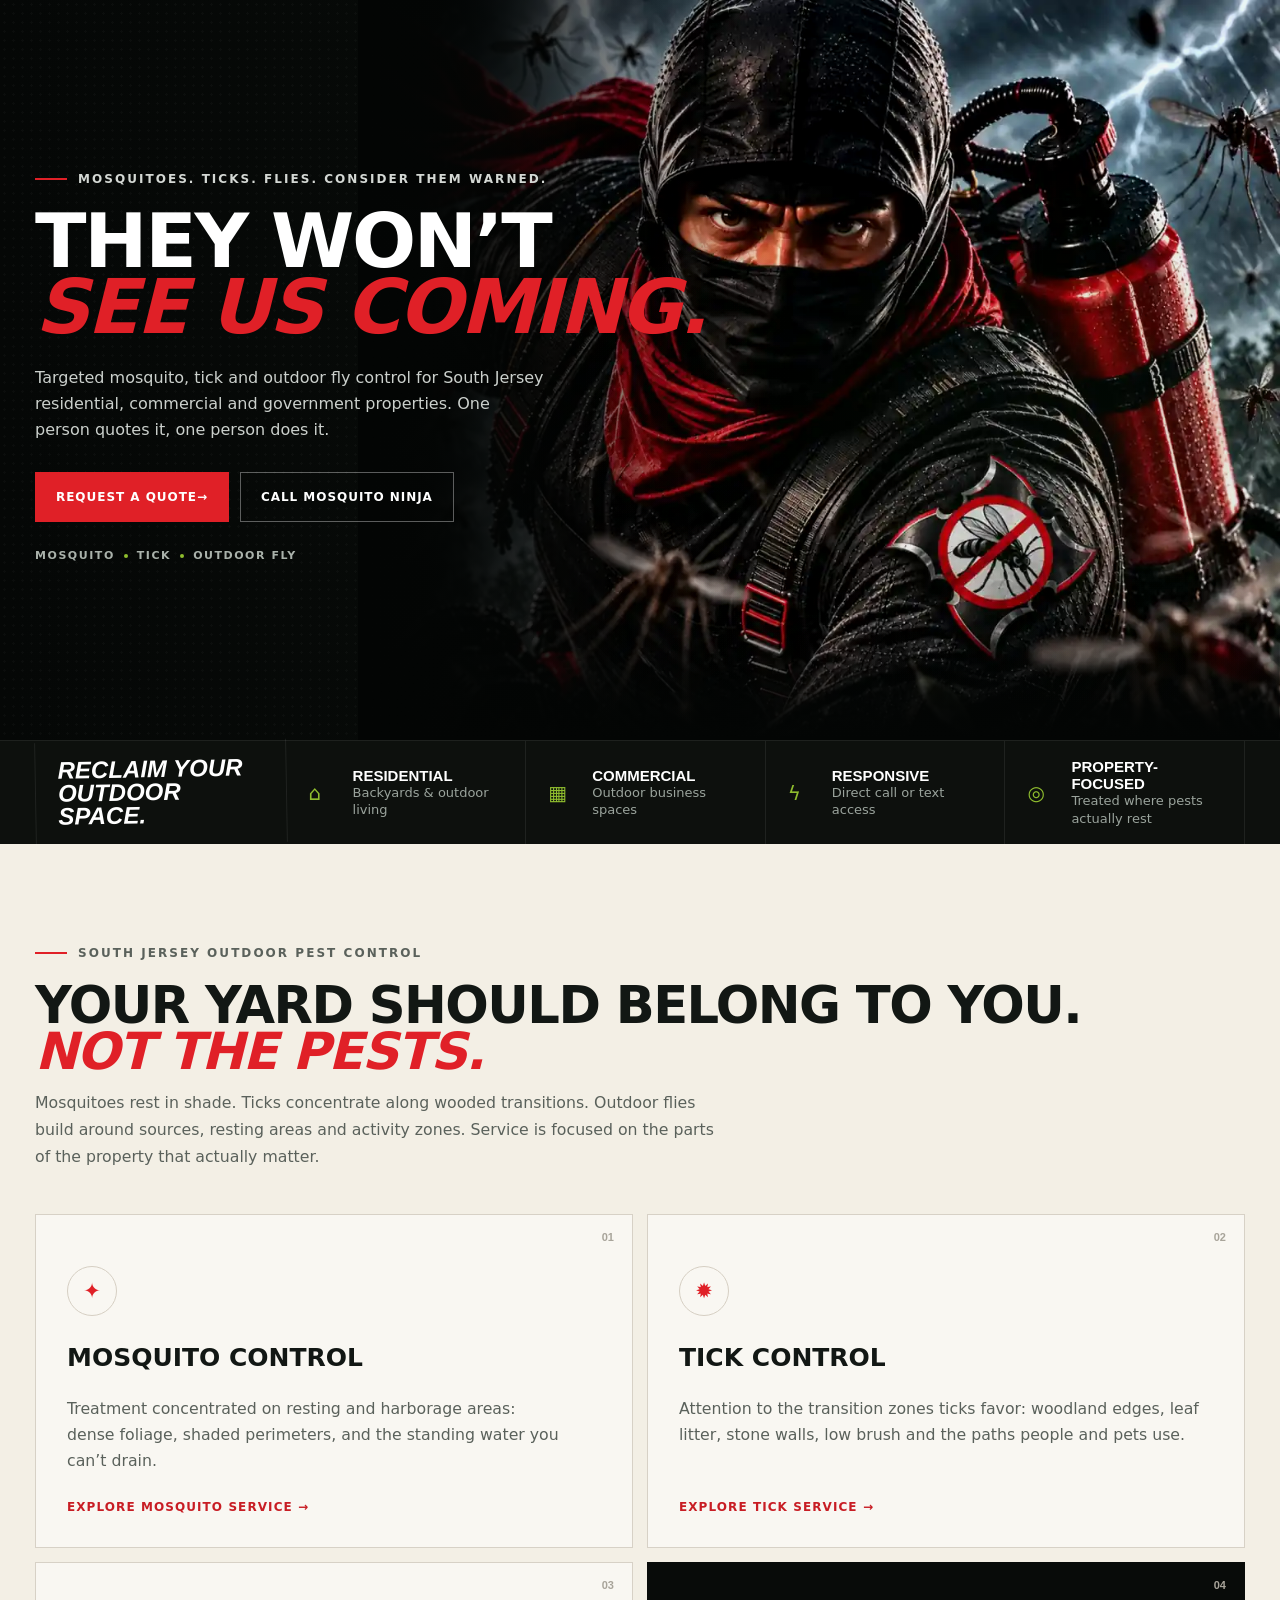
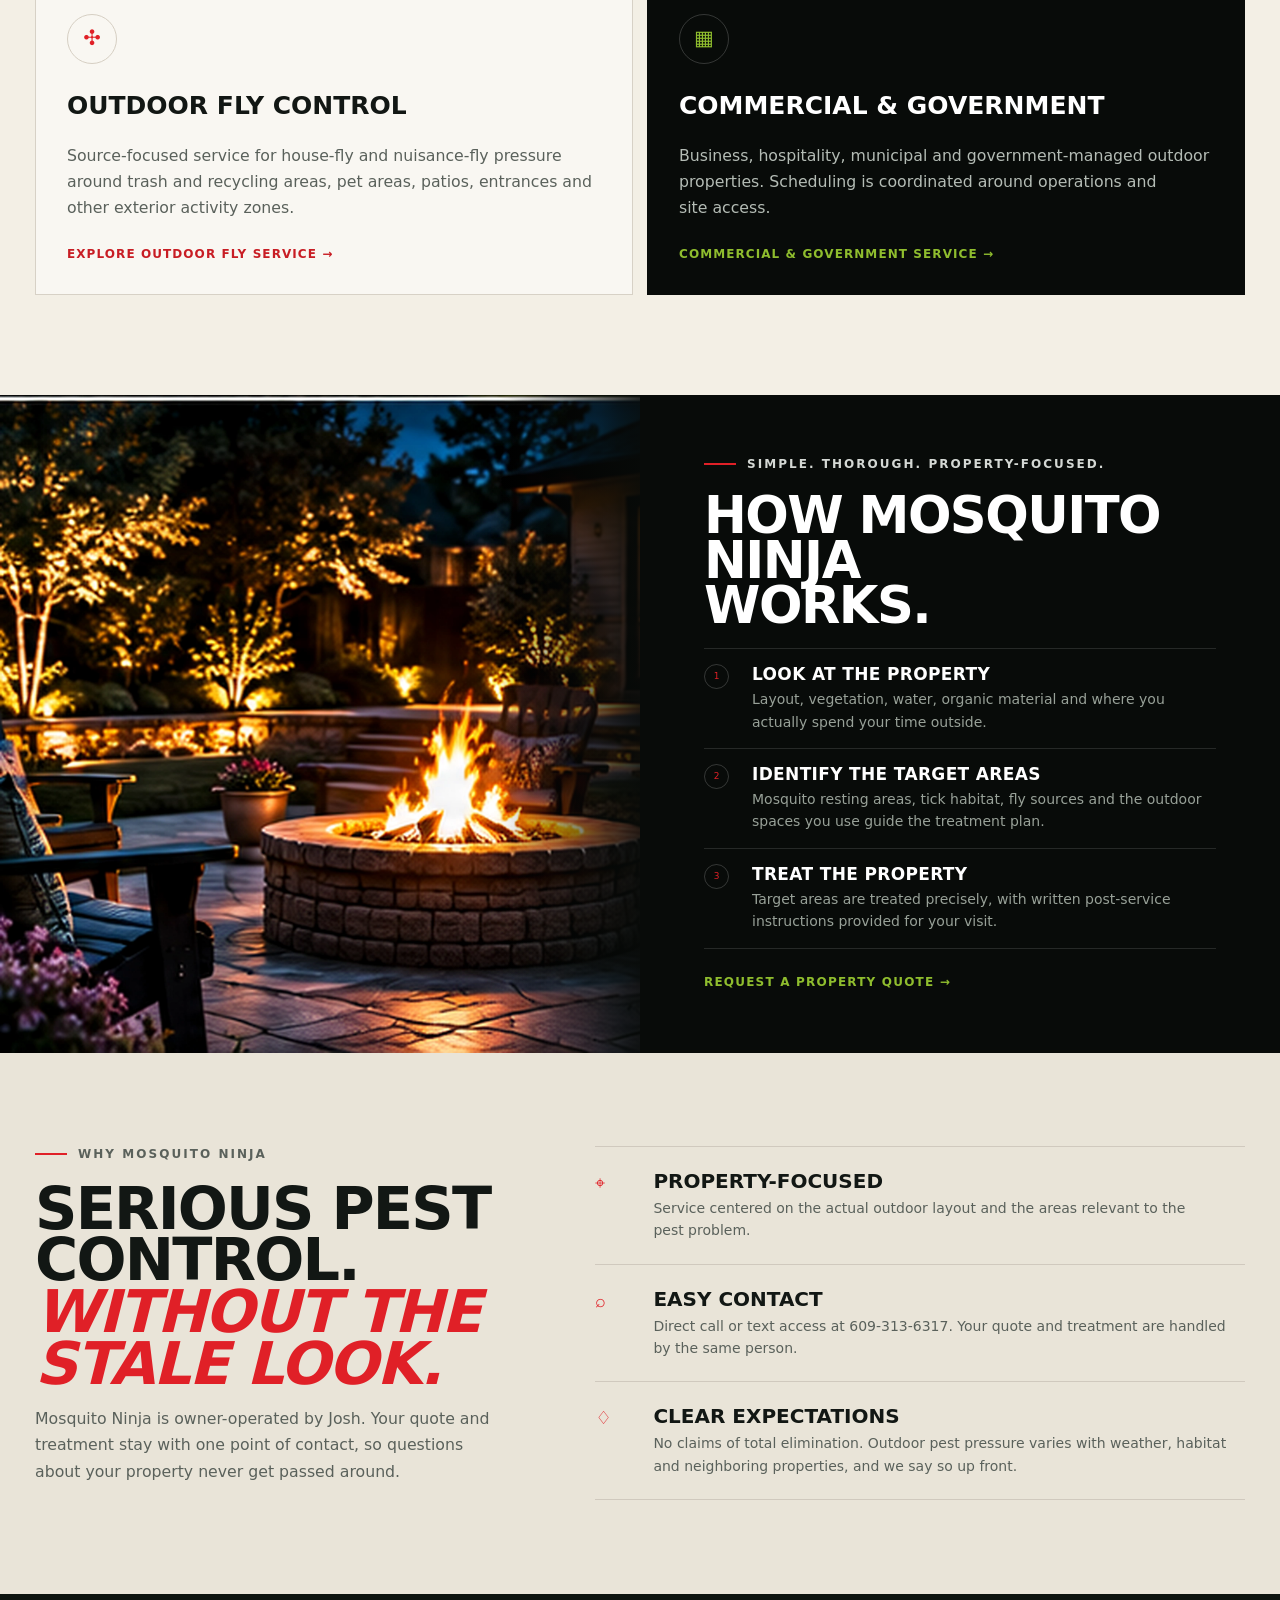
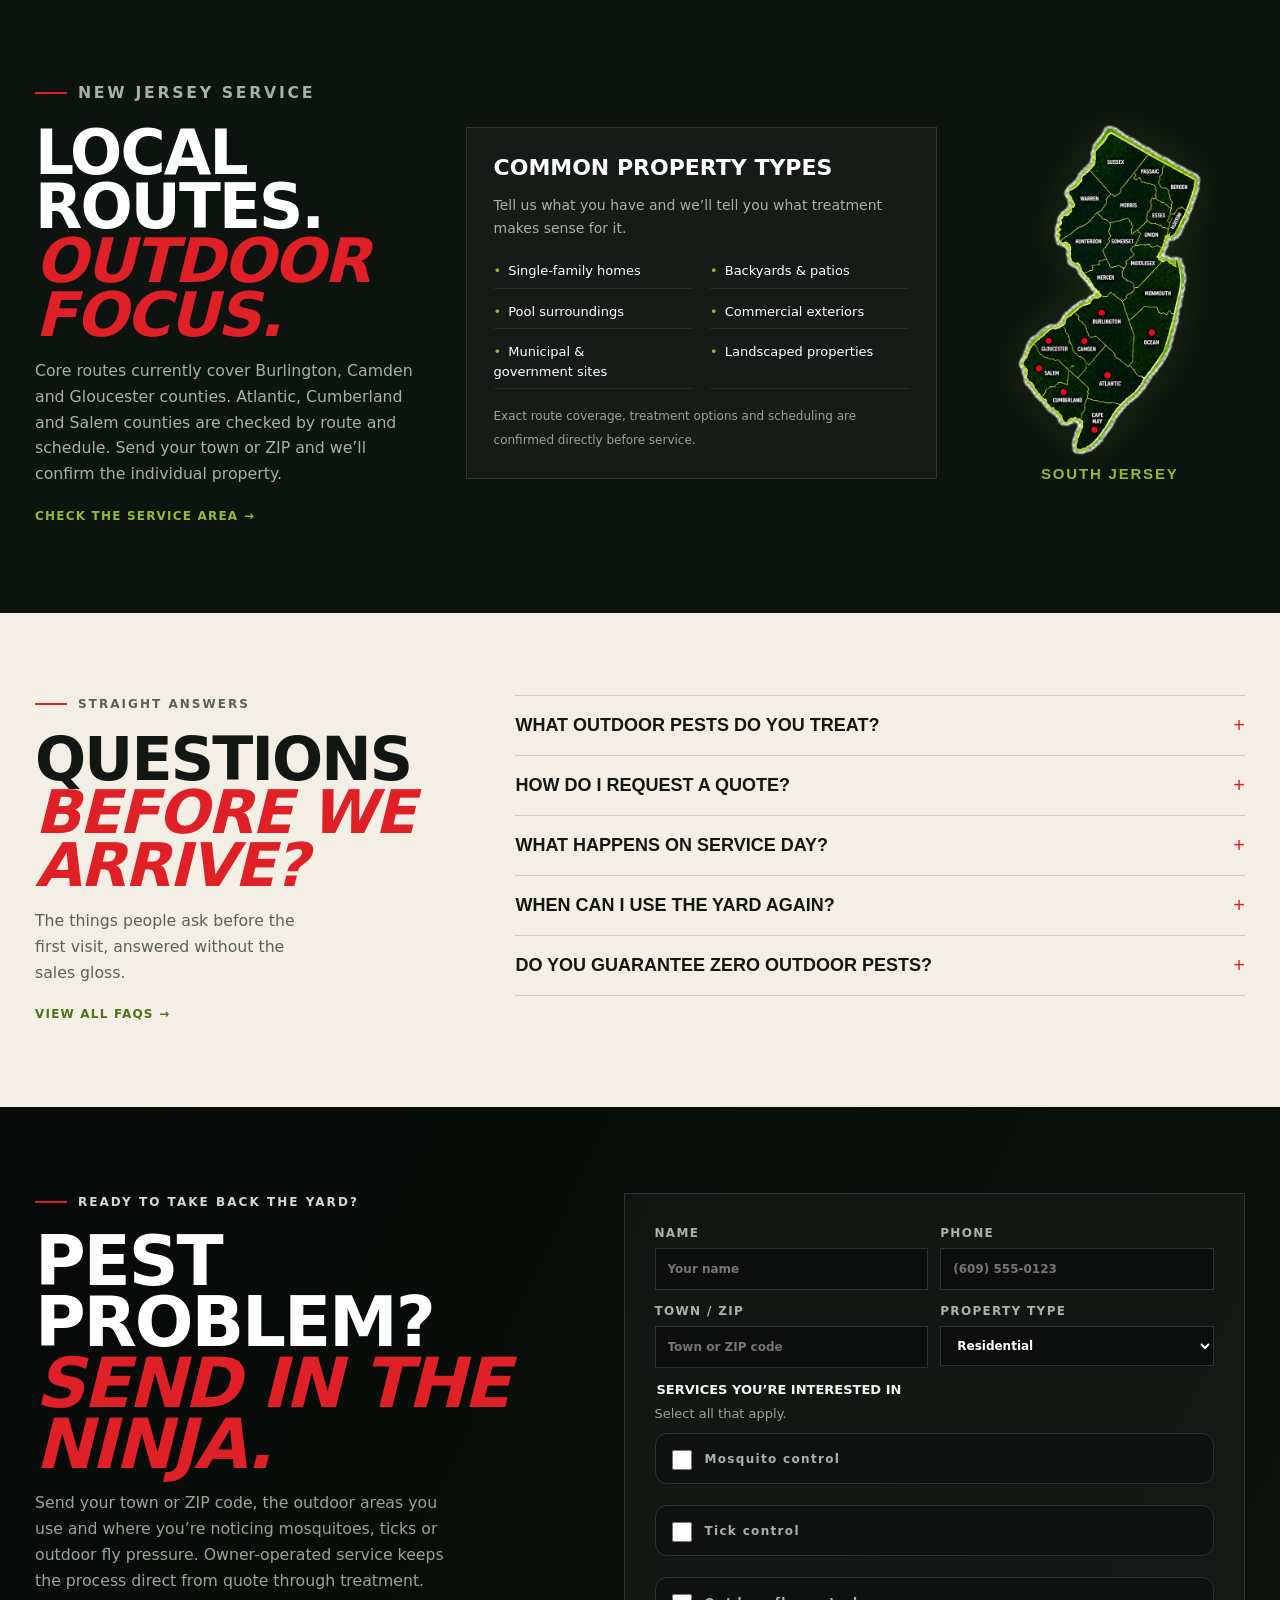
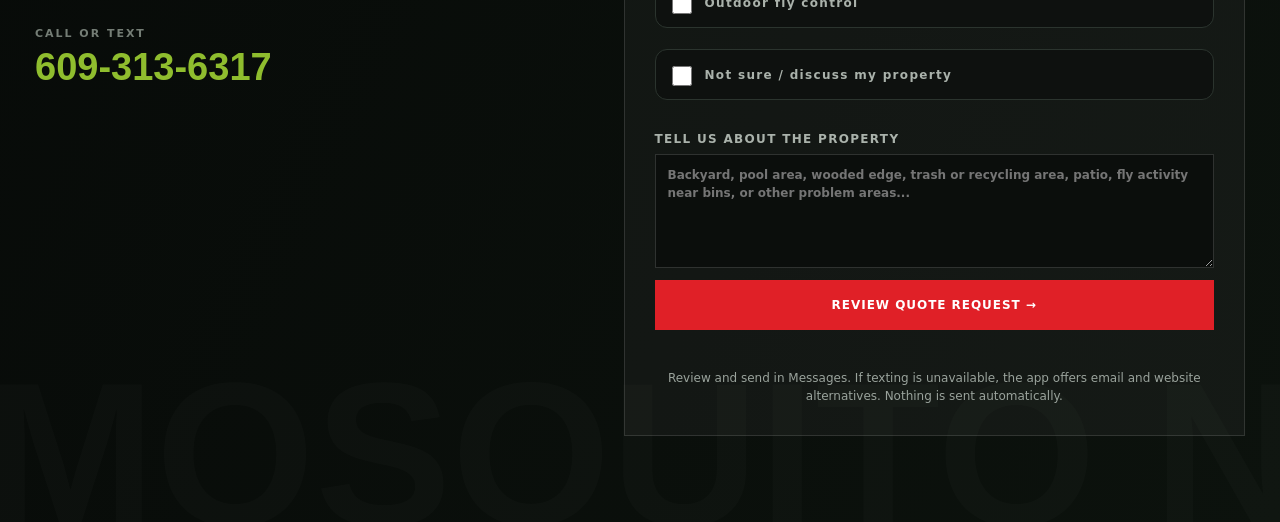
<file: MosquitoNinja/Web/index.html>
<!doctype html>
<html lang="en">
<head>
  <meta charset="utf-8">
  <meta name="viewport" content="width=device-width, initial-scale=1">
  <meta name="theme-color" content="#080a09">
  <title>Mosquito, Tick &amp; Fly Control in South Jersey | Mosquito Ninja</title>
  <meta name="description" content="Owner-operated mosquito, tick and targeted outdoor fly control for South Jersey residential, commercial and government properties. Call or text 609-313-6317 for a property quote.">
  <meta name="robots" content="index, follow, max-image-preview:large">
  <link rel="canonical" href="https://njbugninja.com/">
  <meta property="og:site_name" content="Mosquito Ninja">
  <meta property="og:locale" content="en_US">
  <meta property="og:type" content="website">
  <meta property="og:title" content="Mosquito, Tick &amp; Fly Control in South Jersey | Mosquito Ninja">
  <meta property="og:description" content="Owner-operated mosquito, tick and targeted outdoor fly control for South Jersey residential, commercial and government properties. Call or text 609-313-6317 for a property quote.">
  <meta property="og:url" content="https://njbugninja.com/">
  <meta property="og:image" content="https://njbugninja.com/assets/mosquito-ninja-share-v17.jpg">
  <meta property="og:image:type" content="image/jpeg">
  <meta property="og:image:width" content="1536">
  <meta property="og:image:height" content="1024">
  <meta property="og:image:alt" content="Mosquito Ninja outdoor pest control logo on a white background, with the Mosquito Ninja service number 609-313-6317.">
  <meta name="twitter:card" content="summary_large_image">
  <meta name="twitter:title" content="Mosquito, Tick &amp; Fly Control in South Jersey | Mosquito Ninja">
  <meta name="twitter:description" content="Owner-operated mosquito, tick and targeted outdoor fly control for South Jersey residential, commercial and government properties. Call or text 609-313-6317 for a property quote.">
  <meta name="twitter:image" content="https://njbugninja.com/assets/mosquito-ninja-share-v17.jpg">
  <meta name="twitter:image:alt" content="Mosquito Ninja outdoor pest control logo on a white background, with the Mosquito Ninja service number 609-313-6317.">
  <link rel="icon" href="./assets/favicon-v20.png" type="image/png" sizes="96x96">
  <link rel="preload" as="image" href="./assets/hero-v20.webp" type="image/webp" fetchpriority="high">
  <link rel="stylesheet" href="./mosquito-ninja-v12.css">
  <script type="application/ld+json">{"@context":"https://schema.org","@graph":[{"@type":"Organization","@id":"https://njbugninja.com/#business","name":"Mosquito Ninja","alternateName":"NJ Bug Ninja","url":"https://njbugninja.com/","telephone":"+1-609-313-6317","logo":{"@id":"https://njbugninja.com/#brand-image"},"description":"Owner-operated mosquito, tick and targeted outdoor fly control for South Jersey residential, commercial and government properties. Contact Mosquito Ninja to confirm route availability.","areaServed":{"@type":"Place","name":"South Jersey","containedInPlace":{"@type":"State","name":"New Jersey"}},"image":{"@id":"https://njbugninja.com/#brand-image"}},{"@type":"WebSite","@id":"https://njbugninja.com/#website","name":"Mosquito Ninja","alternateName":"NJ Bug Ninja","url":"https://njbugninja.com/","inLanguage":"en-US","publisher":{"@id":"https://njbugninja.com/#business"}},{"@type":"WebPage","@id":"https://njbugninja.com/#webpage","url":"https://njbugninja.com/","name":"Mosquito, Tick & Fly Control in South Jersey | Mosquito Ninja","description":"Owner-operated mosquito, tick and targeted outdoor fly control for South Jersey residential, commercial and government properties. Call or text 609-313-6317 for a property quote.","inLanguage":"en-US","isPartOf":{"@id":"https://njbugninja.com/#website"},"about":{"@id":"https://njbugninja.com/#business"},"primaryImageOfPage":{"@id":"https://njbugninja.com/#brand-image"}},{"@type":"ImageObject","@id":"https://njbugninja.com/#brand-image","url":"https://njbugninja.com/assets/mosquito-ninja-share-v17.jpg","contentUrl":"https://njbugninja.com/assets/mosquito-ninja-share-v17.jpg","encodingFormat":"image/jpeg","width":1536,"height":1024,"caption":"Mosquito Ninja outdoor pest control"}]}</script>
  <link rel="stylesheet" href="./ios-app.css">
</head>
<body>
<a class="skip-link" href="#main">Skip to content</a>
<header class="site-header">
  <div class="shell nav-wrap">
    <a class="brand" href="./index.html" aria-label="Mosquito Ninja home">
      <img src="./assets/mark-v20.webp" alt="" width="52" height="52">
      <span class="brand-copy"><strong><span>MOSQUITO</span> NINJA</strong><small>OUTDOOR PEST CONTROL</small></span>
    </a>
    <button class="menu-toggle" aria-controls="nav" aria-expanded="false"><span></span><span></span><span></span><b class="sr-only">Menu</b></button>
    <nav class="nav" id="nav" aria-label="Primary navigation">
      <a class="active" href="./index.html" aria-current="page">Home</a>
      <a href="./mosquito-control.html">Mosquito</a>
      <a href="./tick-control.html">Ticks</a><a href="./fly-control.html">Fly Control</a>
      <a href="./commercial.html">Commercial</a>
      <a href="./service-area.html">Service Area</a>
      <a href="./faq.html">FAQ</a>
      <a class="phone" href="tel:+16093136317">609-313-6317</a>
    </nav>
  </div>
</header>
<main id="main">
  <section class="hero">
    <div class="hero-art" aria-hidden="true"></div>
    <div class="shell hero-inner">
      <div class="hero-copy">
        <p class="eyebrow">MOSQUITOES. TICKS. FLIES. CONSIDER THEM WARNED.</p>
        <h1>THEY WON’T<br><em>SEE US COMING.</em></h1>
        <p class="hero-lede">Targeted mosquito, tick and outdoor fly control for South Jersey residential, commercial and government properties. One person quotes it, one person does it.</p>
        <div class="hero-actions"><a class="btn primary" href="#quote">REQUEST A QUOTE <span>→</span></a><a class="btn ghost" href="tel:+16093136317">CALL MOSQUITO NINJA</a></div>
        <div class="hero-meta"><span>MOSQUITO</span><i></i><span>TICK</span><i></i><span>OUTDOOR FLY</span></div>
      </div>
    </div>
  </section>

  <section class="trust-strip" aria-label="Service highlights">
    <div class="shell trust-grid">
      <div class="trust-title">RECLAIM YOUR<br>OUTDOOR SPACE.</div>
      <div><span class="trust-icon">⌂</span><b>RESIDENTIAL</b><small>Backyards &amp; outdoor living</small></div>
      <div><span class="trust-icon">▦</span><b>COMMERCIAL</b><small>Outdoor business spaces</small></div>
      <div><span class="trust-icon">ϟ</span><b>RESPONSIVE</b><small>Direct call or text access</small></div>
      <div><span class="trust-icon">◎</span><b>PROPERTY-FOCUSED</b><small>Treated where pests actually rest</small></div>
    </div>
  </section>

  <section class="section services-section" id="services">
    <div class="shell">
      <div class="section-copy">
        <p class="eyebrow dark">SOUTH JERSEY OUTDOOR PEST CONTROL</p>
        <h2>YOUR YARD SHOULD BELONG TO YOU.<br><em>NOT THE PESTS.</em></h2>
        <p>Mosquitoes rest in shade. Ticks concentrate along wooded transitions. Outdoor flies build around sources, resting areas and activity zones. Service is focused on the parts of the property that actually matter.</p>
      </div>
      <div class="cards fly-expanded">
        <article class="card"><span class="number">01</span><div class="icon-ring">✦</div><h3>MOSQUITO CONTROL</h3><p>Treatment concentrated on resting and harborage areas: dense foliage, shaded perimeters, and the standing water you can’t drain.</p><a href="./mosquito-control.html">EXPLORE MOSQUITO SERVICE →</a></article>
        <article class="card"><span class="number">02</span><div class="icon-ring">✹</div><h3>TICK CONTROL</h3><p>Attention to the transition zones ticks favor: woodland edges, leaf litter, stone walls, low brush and the paths people and pets use.</p><a href="./tick-control.html">EXPLORE TICK SERVICE →</a></article><article class="card"><span class="number">03</span><div class="icon-ring">✣</div><h3>OUTDOOR FLY CONTROL</h3><p>Source-focused service for house-fly and nuisance-fly pressure around trash and recycling areas, pet areas, patios, entrances and other exterior activity zones.</p><a href="./fly-control.html">EXPLORE OUTDOOR FLY SERVICE →</a></article>
        <article class="card dark-card"><span class="number">04</span><div class="icon-ring">▦</div><h3>COMMERCIAL &amp; GOVERNMENT</h3><p>Business, hospitality, municipal and government-managed outdoor properties. Scheduling is coordinated around operations and site access.</p><a href="./commercial.html">COMMERCIAL &amp; GOVERNMENT SERVICE →</a></article>
      </div>
    </div>
  </section>

  <section class="process-section" id="process">
    <div class="process-photo"><img src="./assets/backyard-v13.webp" alt="Warmly lit backyard with a fire pit and outdoor seating" width="2400" height="1800" loading="lazy" decoding="async"></div>
    <div class="process-copy">
      <p class="eyebrow">SIMPLE. THOROUGH. PROPERTY-FOCUSED.</p>
      <h2>HOW MOSQUITO NINJA<br>WORKS.</h2>
      <ol class="steps">
        <li><span>1</span><div><h3>LOOK AT THE PROPERTY</h3><p>Layout, vegetation, water, organic material and where you actually spend your time outside.</p></div></li>
        <li><span>2</span><div><h3>IDENTIFY THE TARGET AREAS</h3><p>Mosquito resting areas, tick habitat, fly sources and the outdoor spaces you use guide the treatment plan.</p></div></li>
        <li><span>3</span><div><h3>TREAT THE PROPERTY</h3><p>Target areas are treated precisely, with written post-service instructions provided for your visit.</p></div></li>
      </ol>
      <a class="green-link" href="#quote">REQUEST A PROPERTY QUOTE →</a>
    </div>
  </section>

  <section class="section why-section">
    <div class="shell why-grid">
      <div>
        <p class="eyebrow dark">WHY MOSQUITO NINJA</p>
        <h2>SERIOUS PEST<br>CONTROL.<br><em>WITHOUT THE<br>STALE LOOK.</em></h2>
        <p class="body-copy">Mosquito Ninja is owner-operated by Josh. Your quote and treatment stay with one point of contact, so questions about your property never get passed around.</p>
      </div>
      <div class="benefits">
        <div><span class="benefit-icon">⌖</span><div><h3>PROPERTY-FOCUSED</h3><p>Service centered on the actual outdoor layout and the areas relevant to the pest problem.</p></div></div>
        <div><span class="benefit-icon">⌕</span><div><h3>EASY CONTACT</h3><p>Direct call or text access at 609-313-6317. Your quote and treatment are handled by the same person.</p></div></div>
        <div><span class="benefit-icon">♢</span><div><h3>CLEAR EXPECTATIONS</h3><p>No claims of total elimination. Outdoor pest pressure varies with weather, habitat and neighboring properties, and we say so up front.</p></div></div>
      </div>
    </div>
  </section>

  <section class="section area-section">
    <div class="shell area-grid">
      <div>
        <p class="eyebrow">NEW JERSEY SERVICE</p>
        <h2>LOCAL ROUTES.<br><em>OUTDOOR FOCUS.</em></h2>
        <p>Core routes currently cover Burlington, Camden and Gloucester counties. Atlantic, Cumberland and Salem counties are checked by route and schedule. Send your town or ZIP and we’ll confirm the individual property.</p>
        <a class="green-link" href="./service-area.html">CHECK THE SERVICE AREA →</a>
      </div>
      <div class="property-panel">
        <h3>COMMON PROPERTY TYPES</h3>
        <p>Tell us what you have and we’ll tell you what treatment makes sense for it.</p>
        <ul><li>Single-family homes</li><li>Backyards &amp; patios</li><li>Pool surroundings</li><li>Commercial exteriors</li><li>Municipal &amp; government sites</li><li>Landscaped properties</li></ul>
        <small>Exact route coverage, treatment options and scheduling are confirmed directly before service.</small>
      </div>
      <div class="map"><img src="./assets/south-jersey-v15.webp" alt="Stylized South Jersey service area map" width="900" height="1626" loading="lazy" decoding="async"></div>
    </div>
  </section>

  <section class="section faq-home" id="faq">
    <div class="shell faq-grid">
      <div><p class="eyebrow dark">STRAIGHT ANSWERS</p><h2>QUESTIONS<br><em>BEFORE WE<br>ARRIVE?</em></h2><p>The things people ask before the first visit, answered without the sales gloss.</p><a class="green-link" href="./faq.html">VIEW ALL FAQS →</a></div>
      <div class="faq-list">
        <details><summary>WHAT OUTDOOR PESTS DO YOU TREAT?<span aria-hidden="true">+</span></summary><p>Mosquito and tick control are core services, with targeted outdoor fly control available for house-fly and nuisance-fly pressure around relevant source and activity areas.</p></details>
        <details><summary>HOW DO I REQUEST A QUOTE?<span aria-hidden="true">+</span></summary><p>Use the form below or call/text Mosquito Ninja directly at 609-313-6317.</p></details>
        <details><summary>WHAT HAPPENS ON SERVICE DAY?<span aria-hidden="true">+</span></summary><p>The property and activity areas are checked first, then treatment is focused on the habitat, source or activity areas relevant to the pest problem. You receive product-specific instructions in writing for returning to treated areas. <a href="./faq.html#service-day">More about your visit →</a></p></details>
        <details><summary>WHEN CAN I USE THE YARD AGAIN?<span aria-hidden="true">+</span></summary><p>That depends on the product and application used. Follow the product-specific re-entry instructions for your visit.</p></details>
        <details><summary>DO YOU GUARANTEE ZERO OUTDOOR PESTS?<span aria-hidden="true">+</span></summary><p>No. Outdoor pest pressure changes with weather, habitat and neighboring properties.</p></details>
      </div>
    </div>
  </section>

  <section class="quote-section" id="quote">
    <div class="shell quote-grid">
      <div><p class="eyebrow">READY TO TAKE BACK THE YARD?</p><h2>PEST<br>PROBLEM?<br><em>SEND IN THE<br>NINJA.</em></h2><p>Send your town or ZIP code, the outdoor areas you use and where you’re noticing mosquitoes, ticks or outdoor fly pressure. Owner-operated service keeps the process direct from quote through treatment.</p><div class="callout"><small>CALL OR TEXT</small><a href="tel:+16093136317">609-313-6317</a></div></div>
      <form class="quote-form" id="quote-form">
        <div class="field-row"><label>NAME<input name="name" type="text" placeholder="Your name" required></label><label>PHONE<input name="phone" type="tel" placeholder="(609) 555-0123" required></label></div>
        <div class="field-row"><label>TOWN / ZIP<input name="location" type="text" placeholder="Town or ZIP code" required></label><label>PROPERTY TYPE<select name="propertyType"><option>Residential</option><option>Commercial / business</option><option>Government / municipal</option></select></label></div><fieldset class="service-picker"><legend>SERVICES YOU’RE INTERESTED IN</legend><p class="service-picker__hint">Select all that apply.</p><div class="service-picker__grid"><label><input type="checkbox" name="service" value="Mosquito control"><span>Mosquito control</span></label><label><input type="checkbox" name="service" value="Tick control"><span>Tick control</span></label><label><input type="checkbox" name="service" value="Outdoor fly control"><span>Outdoor fly control</span></label><label><input type="checkbox" name="service" value="Not sure / discuss my property"><span>Not sure / discuss my property</span></label></div></fieldset>
        <label>TELL US ABOUT THE PROPERTY<textarea name="message" rows="5" placeholder="Backyard, pool area, wooded edge, trash or recycling area, patio, fly activity near bins, or other problem areas..."></textarea></label>
        <button class="btn primary full" type="submit">REVIEW QUOTE REQUEST →</button>
        <p class="form-note">Review and send in Messages. If texting is unavailable, the app offers email and website alternatives. Nothing is sent automatically.</p>
      </form>
    </div>
  </section>
</main>
<footer class="footer">
  <div class="shell footer-grid">
    <div class="footer-brand"><a class="footer-artwork" href="./index.html" aria-label="Mosquito Ninja home"><img src="./assets/footer-artwork-v20.webp" alt="Mosquito Ninja outdoor pest control. Call Mosquito Ninja at 609-313-6317." width="990" height="660" loading="lazy" decoding="async"></a><p>Mosquito, tick and targeted outdoor fly control for South Jersey residential, commercial and government properties. Owner-operated. njbugninja.com.</p></div>
    <div><h4>SERVICES</h4><a href="./mosquito-control.html">Mosquito control</a><a href="./tick-control.html">Tick control</a><a href="./fly-control.html">Outdoor fly control</a><a href="./commercial.html">Commercial</a><a href="./service-area.html">Service area</a><a href="./faq.html">FAQ</a></div>
    <div><h4>CONTACT MOSQUITO NINJA</h4><a class="footer-phone" href="tel:+16093136317">609-313-6317</a><a href="sms:+16093136317">Send a text</a><a href="#quote">Request a quote</a></div>
  </div>
  <div class="shell footer-bottom"><span>© <span id="year">2026</span> Mosquito Ninja. All rights reserved.</span><a href="./privacy.html">Privacy</a></div>
</footer>
<a class="mobile-bar" href="tel:+16093136317">CALL MOSQUITO NINJA <strong>609-313-6317</strong></a>
<script src="./mosquito-ninja-v12.js"></script>
</body>
</html>
</file>
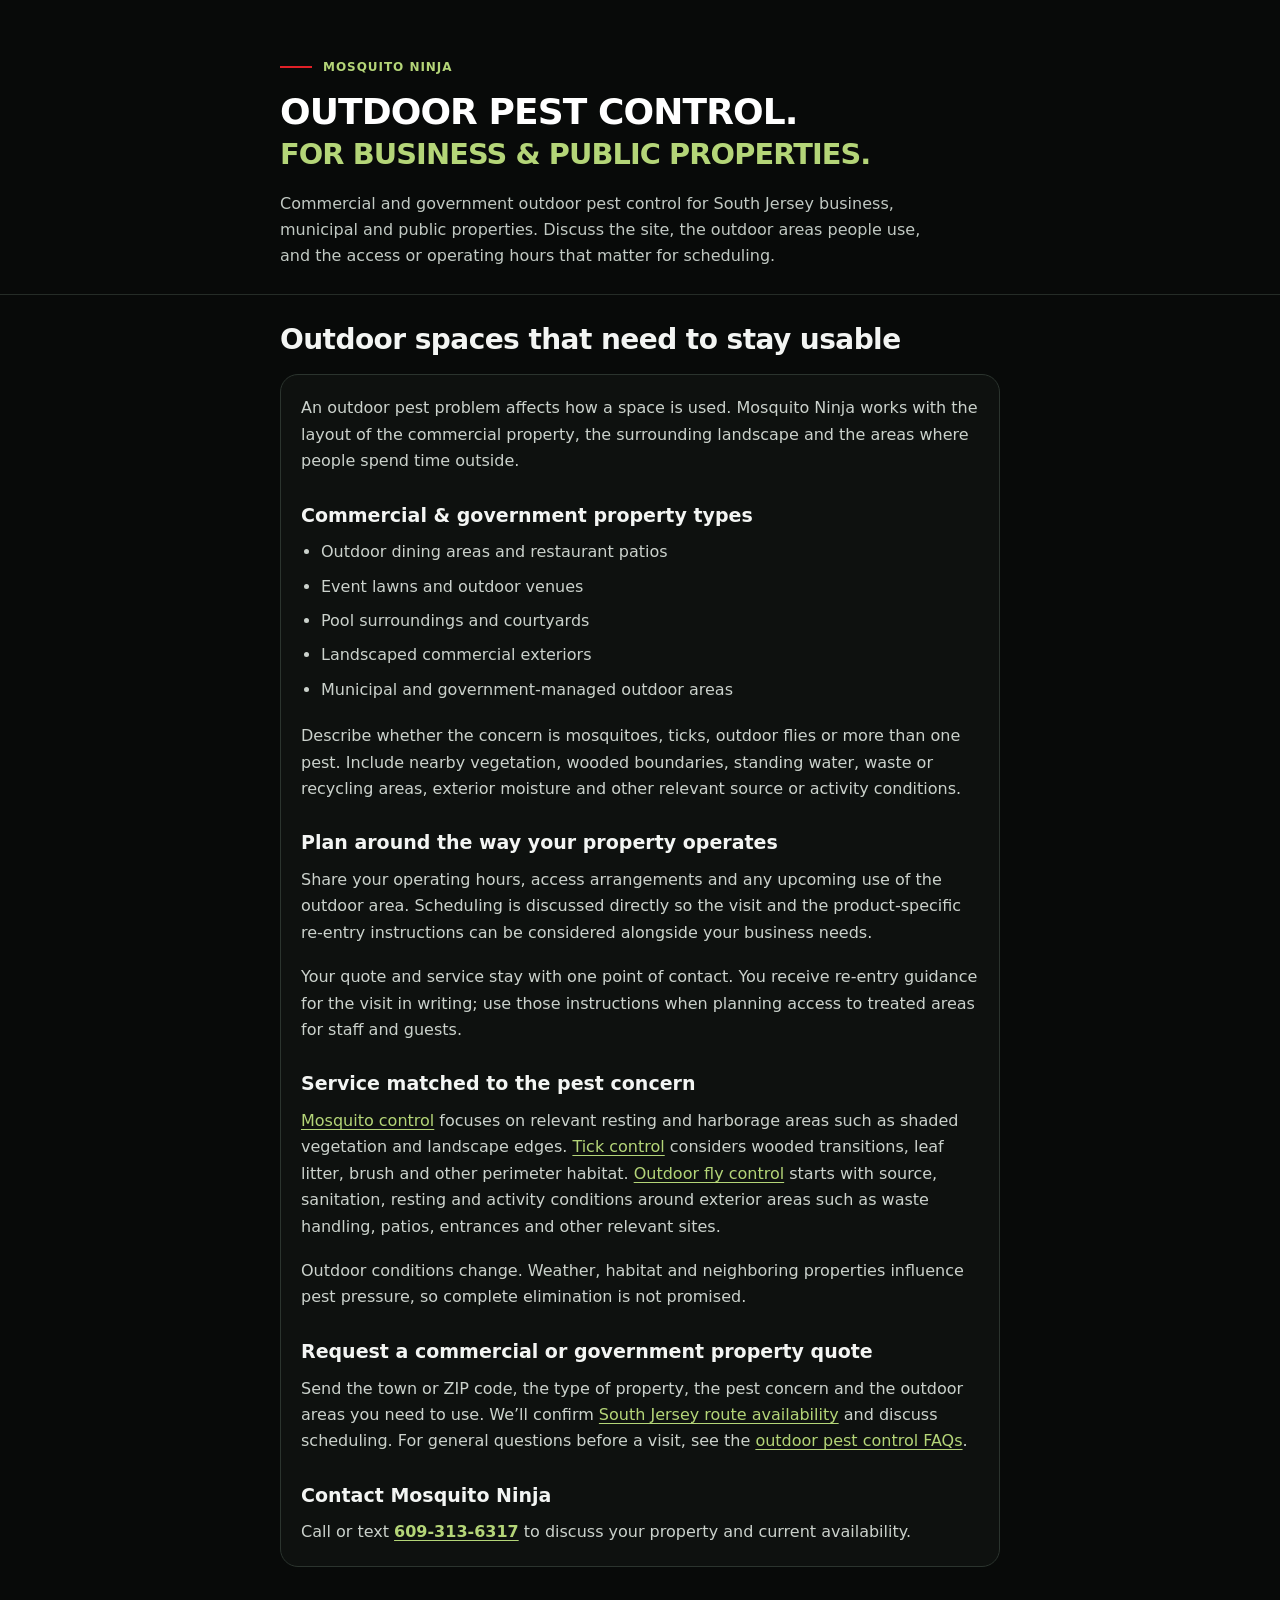
<file: MosquitoNinja/Web/commercial.html>
<!doctype html><html lang="en"><head>
  <meta charset="utf-8">
  <meta name="viewport" content="width=device-width, initial-scale=1">
  <meta name="theme-color" content="#080a09">
  <title>Commercial Outdoor Pest Control in NJ | Mosquito Ninja</title>
  <meta name="description" content="Commercial and government outdoor pest control for South Jersey properties, including mosquito, tick and targeted outdoor fly service. Contact Mosquito Ninja for site, scheduling and route availability.">
  <meta name="robots" content="index, follow, max-image-preview:large">
  <link rel="canonical" href="https://njbugninja.com/commercial.html">
  <meta property="og:site_name" content="Mosquito Ninja">
  <meta property="og:locale" content="en_US">
  <meta property="og:type" content="website">
  <meta property="og:title" content="Commercial Outdoor Pest Control in NJ | Mosquito Ninja">
  <meta property="og:description" content="Commercial and government outdoor pest control for South Jersey properties, including mosquito, tick and targeted outdoor fly service. Contact Mosquito Ninja for site, scheduling and route availability.">
  <meta property="og:url" content="https://njbugninja.com/commercial.html">
  <meta property="og:image" content="https://njbugninja.com/assets/mosquito-ninja-share-v17.jpg">
  <meta property="og:image:type" content="image/jpeg">
  <meta property="og:image:width" content="1536">
  <meta property="og:image:height" content="1024">
  <meta property="og:image:alt" content="Mosquito Ninja outdoor pest control logo on a white background, with the Mosquito Ninja service number 609-313-6317.">
  <meta name="twitter:card" content="summary_large_image">
  <meta name="twitter:title" content="Commercial Outdoor Pest Control in NJ | Mosquito Ninja">
  <meta name="twitter:description" content="Commercial and government outdoor pest control for South Jersey properties, including mosquito, tick and targeted outdoor fly service. Contact Mosquito Ninja for site, scheduling and route availability.">
  <meta name="twitter:image" content="https://njbugninja.com/assets/mosquito-ninja-share-v17.jpg">
  <meta name="twitter:image:alt" content="Mosquito Ninja outdoor pest control logo on a white background, with the Mosquito Ninja service number 609-313-6317.">
  <link rel="icon" href="./assets/favicon-v20.png" type="image/png" sizes="96x96">
  <link rel="stylesheet" href="./mosquito-ninja-v12.css">
  <script type="application/ld+json">{"@context":"https://schema.org","@graph":[{"@type":"Organization","@id":"https://njbugninja.com/#business","name":"Mosquito Ninja","alternateName":"NJ Bug Ninja","url":"https://njbugninja.com/","telephone":"+1-609-313-6317","logo":{"@id":"https://njbugninja.com/#brand-image"},"description":"Owner-operated mosquito, tick and targeted outdoor fly control for South Jersey residential, commercial and government properties. Contact Mosquito Ninja to confirm route availability.","areaServed":{"@type":"Place","name":"South Jersey","containedInPlace":{"@type":"State","name":"New Jersey"}},"image":{"@id":"https://njbugninja.com/#brand-image"}},{"@type":"WebSite","@id":"https://njbugninja.com/#website","name":"Mosquito Ninja","alternateName":"NJ Bug Ninja","url":"https://njbugninja.com/","inLanguage":"en-US","publisher":{"@id":"https://njbugninja.com/#business"}},{"@type":"WebPage","@id":"https://njbugninja.com/commercial.html#webpage","url":"https://njbugninja.com/commercial.html","name":"Commercial Outdoor Pest Control in South Jersey | Mosquito Ninja","description":"Commercial and government outdoor pest control for South Jersey properties, including mosquito, tick and targeted outdoor fly service. Contact Mosquito Ninja for site, scheduling and route availability.","inLanguage":"en-US","isPartOf":{"@id":"https://njbugninja.com/#website"},"about":{"@id":"https://njbugninja.com/#business"},"breadcrumb":{"@id":"https://njbugninja.com/commercial.html#breadcrumb"},"mainEntity":{"@id":"https://njbugninja.com/commercial.html#service"},"primaryImageOfPage":{"@id":"https://njbugninja.com/#brand-image"}},{"@type":"BreadcrumbList","@id":"https://njbugninja.com/commercial.html#breadcrumb","itemListElement":[{"@type":"ListItem","position":1,"name":"Home","item":"https://njbugninja.com/"},{"@type":"ListItem","position":2,"name":"Commercial & government mosquito & tick control","item":"https://njbugninja.com/commercial.html"}]},{"@type":"Service","@id":"https://njbugninja.com/commercial.html#service","name":"Commercial and government outdoor pest control","serviceType":"Commercial and government outdoor pest control","description":"Commercial and government outdoor pest control for South Jersey properties, including mosquito, tick and targeted outdoor fly service. Contact Mosquito Ninja for site, scheduling and route availability.","url":"https://njbugninja.com/commercial.html","provider":{"@id":"https://njbugninja.com/#business"},"areaServed":{"@type":"Place","name":"South Jersey","containedInPlace":{"@type":"State","name":"New Jersey"}}},{"@type":"ImageObject","@id":"https://njbugninja.com/#brand-image","url":"https://njbugninja.com/assets/mosquito-ninja-share-v17.jpg","contentUrl":"https://njbugninja.com/assets/mosquito-ninja-share-v17.jpg","encodingFormat":"image/jpeg","width":1536,"height":1024,"caption":"Mosquito Ninja outdoor pest control"}]}</script>
  <link rel="stylesheet" href="./ios-app.css">
</head><body><a class="skip-link" href="#main">Skip to content</a><header class="site-header"><div class="shell nav-wrap"><a class="brand" href="./index.html"><img src="./assets/mark-v20.webp" alt="" width="52" height="52"><span class="brand-copy"><strong><span>MOSQUITO</span> NINJA</strong><small>OUTDOOR PEST CONTROL</small></span></a><button class="menu-toggle" aria-controls="nav" aria-expanded="false"><span></span><span></span><span></span><b class="sr-only">Menu</b></button><nav class="nav" id="nav" aria-label="Primary navigation"><a href="./index.html">Home</a><a href="./mosquito-control.html">Mosquito</a><a href="./tick-control.html">Ticks</a><a href="./fly-control.html">Fly Control</a><a href="./commercial.html" class="active" aria-current="page">Commercial</a><a href="./service-area.html">Service Area</a><a href="./faq.html">FAQ</a><a class="phone" href="tel:+16093136317">609-313-6317</a></nav></div></header><main id="main"><section class="page-hero"><div class="shell"><nav class="breadcrumbs" aria-label="Breadcrumb"><ol><li><a href="./index.html">Home</a></li><li aria-current="page">Commercial outdoor pest control</li></ol></nav><p class="eyebrow">MOSQUITO NINJA</p><h1>OUTDOOR PEST CONTROL.<br><em>FOR BUSINESS &amp; PUBLIC PROPERTIES.</em></h1><p>Commercial and government outdoor pest control for South Jersey business, municipal and public properties. Discuss the site, the outdoor areas people use, and the access or operating hours that matter for scheduling.</p></div></section><section class="content">
  <div class="shell content-grid">
    <div><h2>Outdoor spaces that need to stay usable</h2></div>
    <div class="prose">
<p>An outdoor pest problem affects how a space is used. Mosquito Ninja works with the layout of the commercial property, the surrounding landscape and the areas where people spend time outside.</p>
<h3>Commercial &amp; government property types</h3>
<ul><li>Outdoor dining areas and restaurant patios</li><li>Event lawns and outdoor venues</li><li>Pool surroundings and courtyards</li><li>Landscaped commercial exteriors</li><li>Municipal and government-managed outdoor areas</li></ul>
<p>Describe whether the concern is mosquitoes, ticks, outdoor flies or more than one pest. Include nearby vegetation, wooded boundaries, standing water, waste or recycling areas, exterior moisture and other relevant source or activity conditions.</p>
<h3>Plan around the way your property operates</h3>
<p>Share your operating hours, access arrangements and any upcoming use of the outdoor area. Scheduling is discussed directly so the visit and the product-specific re-entry instructions can be considered alongside your business needs.</p>
<p>Your quote and service stay with one point of contact. You receive re-entry guidance for the visit in writing; use those instructions when planning access to treated areas for staff and guests.</p>
<h3>Service matched to the pest concern</h3>
<p><a href="./mosquito-control.html">Mosquito control</a> focuses on relevant resting and harborage areas such as shaded vegetation and landscape edges. <a href="./tick-control.html">Tick control</a> considers wooded transitions, leaf litter, brush and other perimeter habitat. <a href="./fly-control.html">Outdoor fly control</a> starts with source, sanitation, resting and activity conditions around exterior areas such as waste handling, patios, entrances and other relevant sites.</p>
<p>Outdoor conditions change. Weather, habitat and neighboring properties influence pest pressure, so complete elimination is not promised.</p>
<h3>Request a commercial or government property quote</h3>
<p>Send the town or ZIP code, the type of property, the pest concern and the outdoor areas you need to use. We’ll confirm <a href="./service-area.html">South Jersey route availability</a> and discuss scheduling. For general questions before a visit, see the <a href="./faq.html">outdoor pest control FAQs</a>.</p>
<h3>Contact Mosquito Ninja</h3>
<p>Call or text <a href="tel:+16093136317"><strong>609-313-6317</strong></a> to discuss your property and current availability.</p>
    </div>
  </div>
</section><section class="cta"><div class="shell"><div><h2>READY TO TAKE BACK THE YARD?</h2></div><a class="btn primary" href="./index.html#quote">REQUEST A QUOTE →</a></div></section></main><footer class="footer"><div class="shell footer-grid"><div class="footer-brand"><a class="footer-artwork" href="./index.html" aria-label="Mosquito Ninja home"><img src="./assets/footer-artwork-v20.webp" alt="Mosquito Ninja outdoor pest control. Call Mosquito Ninja at 609-313-6317." width="990" height="660" loading="lazy" decoding="async"></a><p>Mosquito, tick and targeted outdoor fly control for South Jersey residential, commercial and government properties.</p></div><div><h4>SERVICES</h4><a href="./mosquito-control.html">Mosquito control</a><a href="./tick-control.html">Tick control</a><a href="./commercial.html">Commercial</a><a href="./service-area.html">Service area</a><a href="./faq.html">FAQ</a></div><div><h4>CONTACT MOSQUITO NINJA</h4><a class="footer-phone" href="tel:+16093136317">609-313-6317</a><a href="sms:+16093136317">Send a text</a><a href="./index.html#quote">Request a quote</a></div></div><div class="shell footer-bottom"><span>© <span id="year">2026</span> Mosquito Ninja. All rights reserved.</span><a href="./privacy.html">Privacy</a></div></footer><a class="mobile-bar" href="tel:+16093136317">CALL MOSQUITO NINJA <strong>609-313-6317</strong></a><script src="./mosquito-ninja-v12.js"></script></body></html>
</file>
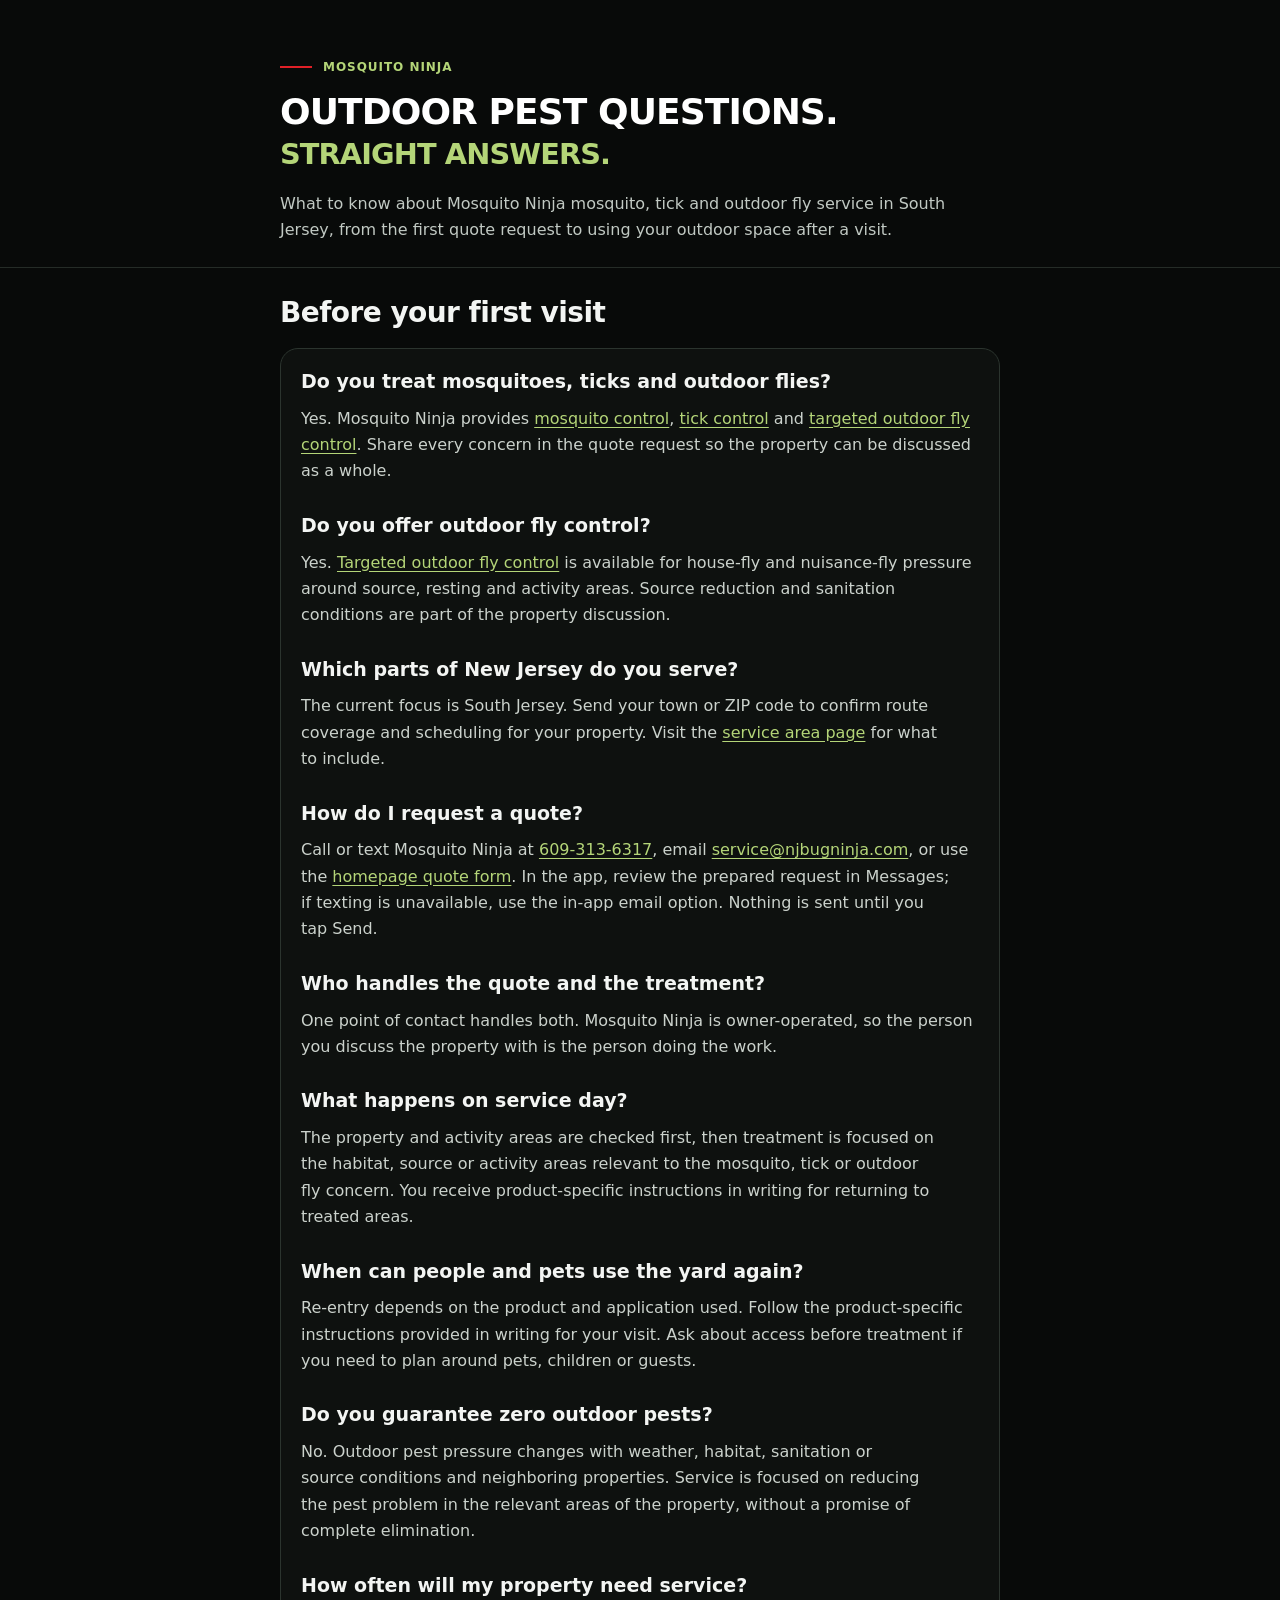
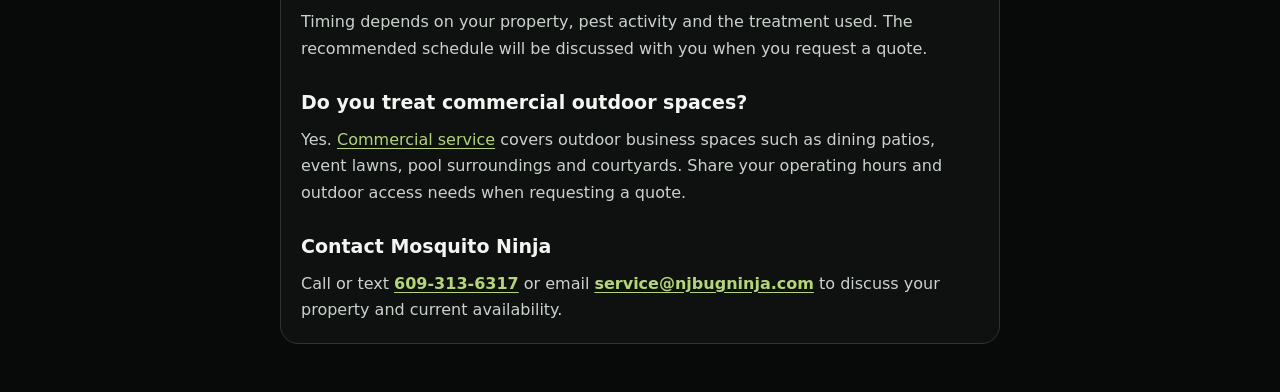
<file: MosquitoNinja/Web/faq.html>
<!doctype html><html lang="en"><head>
  <meta charset="utf-8">
  <meta name="viewport" content="width=device-width, initial-scale=1">
  <meta name="theme-color" content="#080a09">
  <title>Outdoor Pest Control FAQs | Mosquito Ninja, South Jersey</title>
  <meta name="description" content="Answers about South Jersey mosquito, tick and targeted outdoor fly control, quote requests, re-entry, service timing, source conditions and commercial service.">
  <meta name="robots" content="index, follow, max-image-preview:large">
  <link rel="canonical" href="https://njbugninja.com/faq.html">
  <meta property="og:site_name" content="Mosquito Ninja">
  <meta property="og:locale" content="en_US">
  <meta property="og:type" content="website">
  <meta property="og:title" content="Outdoor Pest Control FAQs | Mosquito Ninja, South Jersey">
  <meta property="og:description" content="Answers about South Jersey mosquito, tick and targeted outdoor fly control, quote requests, re-entry, service timing, source conditions and commercial service.">
  <meta property="og:url" content="https://njbugninja.com/faq.html">
  <meta property="og:image" content="https://njbugninja.com/assets/mosquito-ninja-share-v17.jpg">
  <meta property="og:image:type" content="image/jpeg">
  <meta property="og:image:width" content="1536">
  <meta property="og:image:height" content="1024">
  <meta property="og:image:alt" content="Mosquito Ninja outdoor pest control logo on a white background, with the Mosquito Ninja service number 609-313-6317.">
  <meta name="twitter:card" content="summary_large_image">
  <meta name="twitter:title" content="Outdoor Pest Control FAQs | Mosquito Ninja, South Jersey">
  <meta name="twitter:description" content="Answers about South Jersey mosquito, tick and targeted outdoor fly control, quote requests, re-entry, service timing, source conditions and commercial service.">
  <meta name="twitter:image" content="https://njbugninja.com/assets/mosquito-ninja-share-v17.jpg">
  <meta name="twitter:image:alt" content="Mosquito Ninja outdoor pest control logo on a white background, with the Mosquito Ninja service number 609-313-6317.">
  <link rel="icon" href="./assets/favicon-v20.png" type="image/png" sizes="96x96">
  <link rel="stylesheet" href="./mosquito-ninja-v12.css">
  <script type="application/ld+json">{"@context":"https://schema.org","@graph":[{"@type":"Organization","@id":"https://njbugninja.com/#business","name":"Mosquito Ninja","alternateName":"NJ Bug Ninja","url":"https://njbugninja.com/","telephone":"+1-609-313-6317","logo":{"@id":"https://njbugninja.com/#brand-image"},"description":"Owner-operated mosquito, tick and targeted outdoor fly control for South Jersey residential, commercial and government properties. Contact Mosquito Ninja to confirm route availability.","areaServed":{"@type":"Place","name":"South Jersey","containedInPlace":{"@type":"State","name":"New Jersey"}},"image":{"@id":"https://njbugninja.com/#brand-image"}},{"@type":"WebSite","@id":"https://njbugninja.com/#website","name":"Mosquito Ninja","alternateName":"NJ Bug Ninja","url":"https://njbugninja.com/","inLanguage":"en-US","publisher":{"@id":"https://njbugninja.com/#business"}},{"@type":"WebPage","@id":"https://njbugninja.com/faq.html#webpage","url":"https://njbugninja.com/faq.html","name":"Outdoor Pest Control FAQs | Mosquito Ninja, South Jersey","description":"Answers about South Jersey mosquito, tick and targeted outdoor fly control, quote requests, re-entry, service timing, source conditions and commercial service.","inLanguage":"en-US","isPartOf":{"@id":"https://njbugninja.com/#website"},"about":{"@id":"https://njbugninja.com/#business"},"breadcrumb":{"@id":"https://njbugninja.com/faq.html#breadcrumb"},"primaryImageOfPage":{"@id":"https://njbugninja.com/#brand-image"}},{"@type":"BreadcrumbList","@id":"https://njbugninja.com/faq.html#breadcrumb","itemListElement":[{"@type":"ListItem","position":1,"name":"Home","item":"https://njbugninja.com/"},{"@type":"ListItem","position":2,"name":"Outdoor pest control FAQs","item":"https://njbugninja.com/faq.html"}]},{"@type":"ImageObject","@id":"https://njbugninja.com/#brand-image","url":"https://njbugninja.com/assets/mosquito-ninja-share-v17.jpg","contentUrl":"https://njbugninja.com/assets/mosquito-ninja-share-v17.jpg","encodingFormat":"image/jpeg","width":1536,"height":1024,"caption":"Mosquito Ninja outdoor pest control"}]}</script>
  <link rel="stylesheet" href="./ios-app.css">
</head><body><a class="skip-link" href="#main">Skip to content</a><header class="site-header"><div class="shell nav-wrap"><a class="brand" href="./index.html"><img src="./assets/mark-v20.webp" alt="" width="52" height="52"><span class="brand-copy"><strong><span>MOSQUITO</span> NINJA</strong><small>OUTDOOR PEST CONTROL</small></span></a><button class="menu-toggle" aria-controls="nav" aria-expanded="false"><span></span><span></span><span></span><b class="sr-only">Menu</b></button><nav class="nav" id="nav" aria-label="Primary navigation"><a href="./index.html">Home</a><a href="./mosquito-control.html">Mosquito</a><a href="./tick-control.html">Ticks</a><a href="./fly-control.html">Fly Control</a><a href="./commercial.html">Commercial</a><a href="./service-area.html">Service Area</a><a href="./faq.html" class="active" aria-current="page">FAQ</a><a class="phone" href="tel:+16093136317">609-313-6317</a></nav></div></header><main id="main"><section class="page-hero"><div class="shell"><nav class="breadcrumbs" aria-label="Breadcrumb"><ol><li><a href="./index.html">Home</a></li><li aria-current="page">Outdoor pest control FAQs</li></ol></nav><p class="eyebrow">MOSQUITO NINJA</p><h1>OUTDOOR PEST QUESTIONS.<br><em>STRAIGHT ANSWERS.</em></h1><p>What to know about Mosquito Ninja mosquito, tick and outdoor fly service in South Jersey, from the first quote request to using your outdoor space after a visit.</p></div></section><section class="content">
  <div class="shell content-grid">
    <div><h2>Before your first visit</h2></div>
    <div class="prose">
<h3>Do you treat mosquitoes, ticks and outdoor flies?</h3>
<p>Yes. Mosquito Ninja provides <a href="./mosquito-control.html">mosquito control</a>, <a href="./tick-control.html">tick control</a> and <a href="./fly-control.html">targeted outdoor fly control</a>. Share every concern in the quote request so the property can be discussed as a whole.</p>
<h3>Do you offer outdoor fly control?</h3>
<p>Yes. <a href="./fly-control.html">Targeted outdoor fly control</a> is available for house-fly and nuisance-fly pressure around source, resting and activity areas. Source reduction and sanitation conditions are part of the property discussion.</p>
<h3>Which parts of New Jersey do you serve?</h3>
<p>The current focus is South Jersey. Send your town or ZIP code to confirm route coverage and scheduling for your property. Visit the <a href="./service-area.html">service area page</a> for what to include.</p>
<h3>How do I request a quote?</h3>
<p>Call or text Mosquito Ninja at <a href="tel:+16093136317">609-313-6317</a>, email <a href="mailto:service@njbugninja.com">service@njbugninja.com</a>, or use the <a href="./index.html#quote">homepage quote form</a>. In the app, review the prepared request in Messages; if texting is unavailable, use the in-app email option. Nothing is sent until you tap Send.</p>
<h3>Who handles the quote and the treatment?</h3>
<p>One point of contact handles both. Mosquito Ninja is owner-operated, so the person you discuss the property with is the person doing the work.</p>
<h3 id="service-day">What happens on service day?</h3><p>The property and activity areas are checked first, then treatment is focused on the habitat, source or activity areas relevant to the mosquito, tick or outdoor fly concern. You receive product-specific instructions in writing for returning to treated areas.</p>
      <h3>When can people and pets use the yard again?</h3>
<p>Re-entry depends on the product and application used. Follow the product-specific instructions provided in writing for your visit. Ask about access before treatment if you need to plan around pets, children or guests.</p>
<h3>Do you guarantee zero outdoor pests?</h3>
<p>No. Outdoor pest pressure changes with weather, habitat, sanitation or source conditions and neighboring properties. Service is focused on reducing the pest problem in the relevant areas of the property, without a promise of complete elimination.</p>
<h3>How often will my property need service?</h3>
<p>Timing depends on your property, pest activity and the treatment used. The recommended schedule will be discussed with you when you request a quote.</p>
<h3>Do you treat commercial outdoor spaces?</h3>
<p>Yes. <a href="./commercial.html">Commercial service</a> covers outdoor business spaces such as dining patios, event lawns, pool surroundings and courtyards. Share your operating hours and outdoor access needs when requesting a quote.</p>
<h3>Contact Mosquito Ninja</h3>
<p>Call or text <a href="tel:+16093136317"><strong>609-313-6317</strong></a> or email <a href="mailto:service@njbugninja.com"><strong>service@njbugninja.com</strong></a> to discuss your property and current availability.</p>
    </div>
  </div>
</section><section class="cta"><div class="shell"><div><h2>READY TO TAKE BACK THE YARD?</h2></div><a class="btn primary" href="./index.html#quote">REQUEST A QUOTE →</a></div></section></main><footer class="footer"><div class="shell footer-grid"><div class="footer-brand"><a class="footer-artwork" href="./index.html" aria-label="Mosquito Ninja home"><img src="./assets/footer-artwork-v20.webp" alt="Mosquito Ninja outdoor pest control. Call Mosquito Ninja at 609-313-6317." width="990" height="660" loading="lazy" decoding="async"></a><p>Mosquito, tick and targeted outdoor fly control for South Jersey residential, commercial and government properties.</p></div><div><h4>SERVICES</h4><a href="./mosquito-control.html">Mosquito control</a><a href="./tick-control.html">Tick control</a><a href="./fly-control.html">Outdoor fly control</a><a href="./commercial.html">Commercial</a><a href="./service-area.html">Service area</a><a href="./faq.html">FAQ</a></div><div><h4>CONTACT MOSQUITO NINJA</h4><a class="footer-phone" href="tel:+16093136317">609-313-6317</a><a href="sms:+16093136317">Send a text</a><a href="./index.html#quote">Request a quote</a></div></div><div class="shell footer-bottom"><span>© <span id="year">2026</span> Mosquito Ninja. All rights reserved.</span><a href="./privacy.html">Privacy</a></div></footer><a class="mobile-bar" href="tel:+16093136317">CALL MOSQUITO NINJA <strong>609-313-6317</strong></a><script src="./mosquito-ninja-v12.js"></script></body></html>
</file>
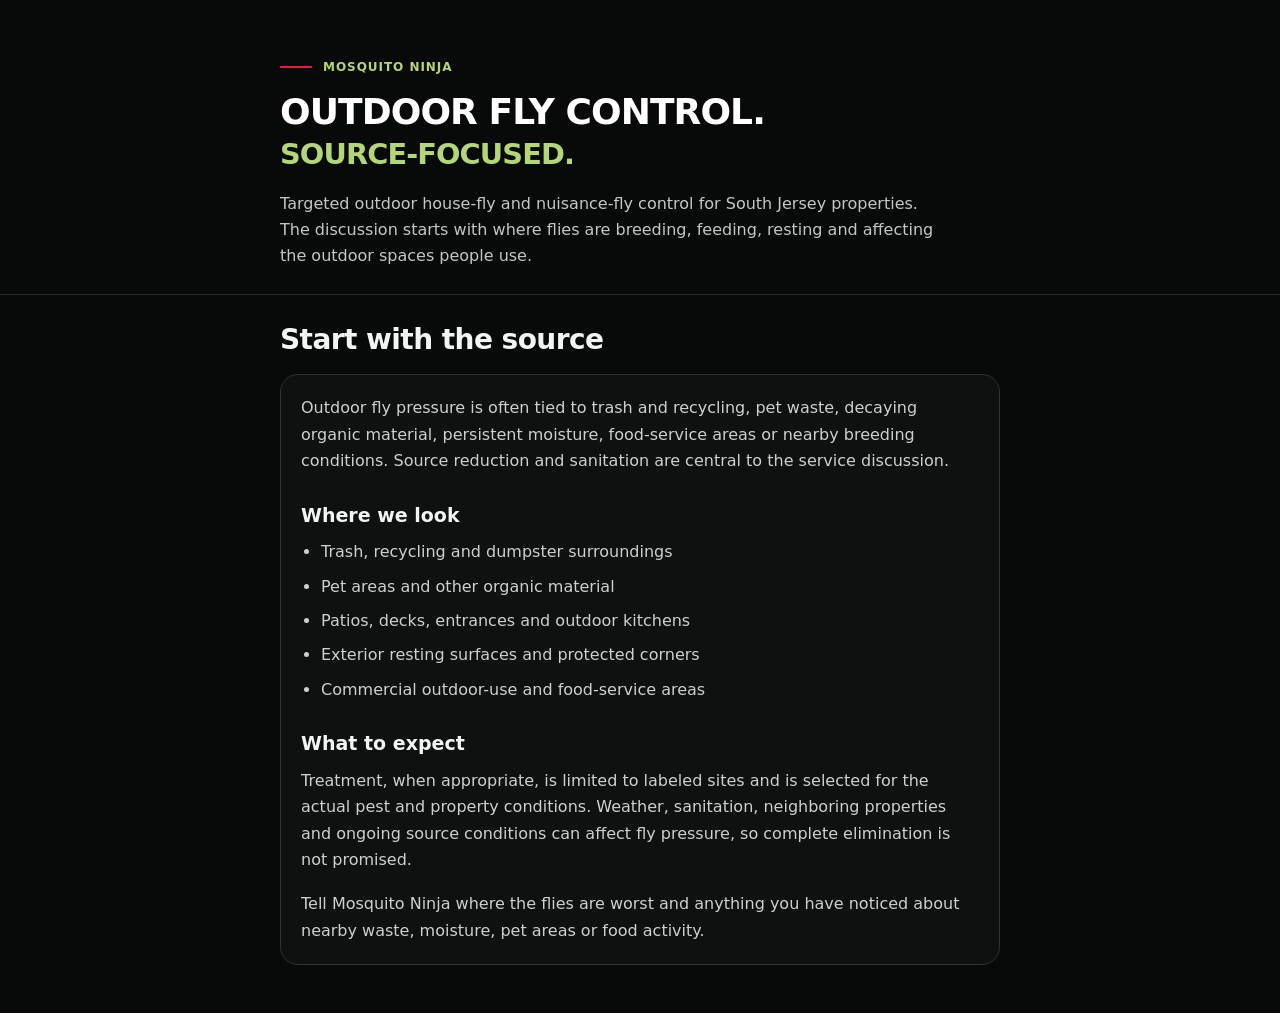
<file: MosquitoNinja/Web/fly-control.html>
<!doctype html>
<html lang="en">
<head>
  <meta charset="utf-8">
  <meta name="viewport" content="width=device-width, initial-scale=1">
  <meta name="theme-color" content="#080a09">
  <title>Outdoor Fly Control in South Jersey | Mosquito Ninja</title>
  <meta name="description" content="Targeted outdoor house-fly and nuisance-fly control for South Jersey homes, patios, waste areas, pet areas and commercial exterior spaces.">
  <meta name="robots" content="index, follow, max-image-preview:large">
  <link rel="canonical" href="https://njbugninja.com/fly-control.html">
  <link rel="icon" href="./assets/favicon-v20.png" type="image/png" sizes="96x96">
  <link rel="stylesheet" href="./mosquito-ninja-v12.css">
  <link rel="stylesheet" href="./ios-app.css">
</head>
<body>
<a class="skip-link" href="#main">Skip to content</a>
<header class="site-header">
  <div class="shell nav-wrap">
    <a class="brand" href="./index.html" aria-label="Mosquito Ninja home">
      <img src="./assets/mark-v20.webp" alt="" width="52" height="52">
      <span class="brand-copy"><strong><span>MOSQUITO</span> NINJA</strong><small>OUTDOOR PEST CONTROL</small></span>
    </a>
    <button class="menu-toggle" aria-controls="nav" aria-expanded="false"><span></span><span></span><span></span><b class="sr-only">Menu</b></button>
    <nav class="nav" id="nav" aria-label="Primary navigation">
      <a href="./index.html">Home</a>
      <a href="./mosquito-control.html">Mosquito</a>
      <a href="./tick-control.html">Ticks</a>
      <a href="./fly-control.html" class="active" aria-current="page">Fly Control</a>
      <a href="./commercial.html">Commercial</a>
      <a href="./service-area.html">Service Area</a>
      <a href="./faq.html">FAQ</a>
      <a class="phone" href="tel:+16093136317">609-313-6317</a>
    </nav>
  </div>
</header>
<main id="main">
  <section class="page-hero">
    <div class="shell">
      <nav class="breadcrumbs" aria-label="Breadcrumb"><ol><li><a href="./index.html">Home</a></li><li aria-current="page">Outdoor fly control</li></ol></nav>
      <p class="eyebrow">MOSQUITO NINJA</p>
      <h1>OUTDOOR FLY CONTROL.<br><em>SOURCE-FOCUSED.</em></h1>
      <p>Targeted outdoor house-fly and nuisance-fly control for South Jersey properties. The discussion starts with where flies are breeding, feeding, resting and affecting the outdoor spaces people use.</p>
    </div>
  </section>
  <section class="content">
    <div class="shell content-grid">
      <div><h2>Start with the source</h2></div>
      <div class="prose">
        <p>Outdoor fly pressure is often tied to trash and recycling, pet waste, decaying organic material, persistent moisture, food-service areas or nearby breeding conditions. Source reduction and sanitation are central to the service discussion.</p>
        <h3>Where we look</h3>
        <ul>
          <li>Trash, recycling and dumpster surroundings</li>
          <li>Pet areas and other organic material</li>
          <li>Patios, decks, entrances and outdoor kitchens</li>
          <li>Exterior resting surfaces and protected corners</li>
          <li>Commercial outdoor-use and food-service areas</li>
        </ul>
        <h3>What to expect</h3>
        <p>Treatment, when appropriate, is limited to labeled sites and is selected for the actual pest and property conditions. Weather, sanitation, neighboring properties and ongoing source conditions can affect fly pressure, so complete elimination is not promised.</p>
        <p>Tell Mosquito Ninja where the flies are worst and anything you have noticed about nearby waste, moisture, pet areas or food activity.</p>
      </div>
    </div>
  </section>
  <section class="cta"><div class="shell"><div><h2>FLIES TAKING OVER THE OUTDOOR SPACE?</h2></div><a class="btn primary" href="./index.html?service=fly#quote">REQUEST A FLY CONTROL QUOTE →</a></div></section>
</main>
<footer class="footer">
  <div class="shell footer-grid">
    <div class="footer-brand"><a class="footer-artwork" href="./index.html" aria-label="Mosquito Ninja home"><img src="./assets/footer-artwork-v20.webp" alt="Mosquito Ninja outdoor pest control. Call Mosquito Ninja at 609-313-6317." width="990" height="660" loading="lazy" decoding="async"></a><p>Mosquito, tick and targeted outdoor fly control for South Jersey residential, commercial and government properties.</p></div>
    <div><h4>SERVICES</h4><a href="./mosquito-control.html">Mosquito control</a><a href="./tick-control.html">Tick control</a><a href="./fly-control.html">Outdoor fly control</a><a href="./commercial.html">Commercial</a><a href="./service-area.html">Service area</a><a href="./faq.html">FAQ</a></div>
    <div><h4>CONTACT MOSQUITO NINJA</h4><a class="footer-phone" href="tel:+16093136317">609-313-6317</a><a href="sms:+16093136317">Send a text</a><a href="./index.html?service=fly#quote">Request a quote</a></div>
  </div>
  <div class="shell footer-bottom"><span>© <span id="year">2026</span> Mosquito Ninja. All rights reserved.</span><a href="./privacy.html">Privacy</a></div>
</footer>
<a class="mobile-bar" href="tel:+16093136317">CALL MOSQUITO NINJA <strong>609-313-6317</strong></a>
<script src="./mosquito-ninja-v12.js"></script>
</body>
</html>
</file>
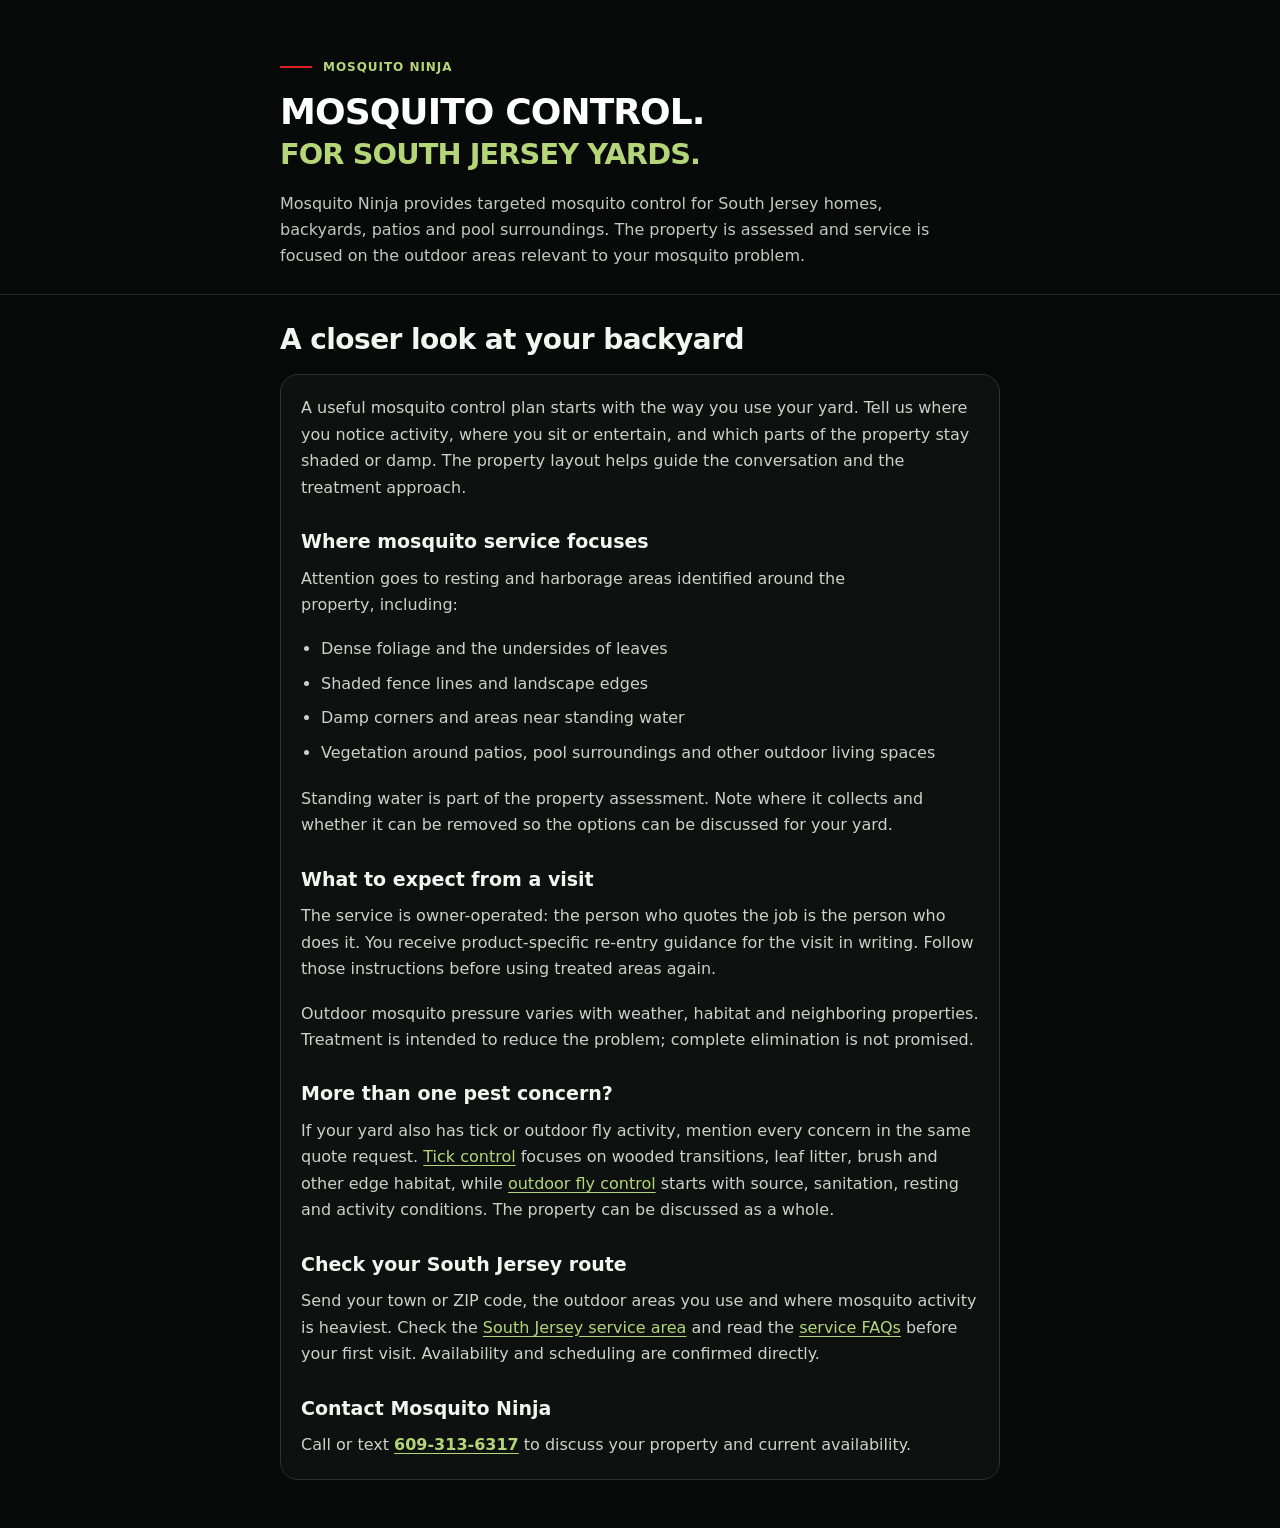
<file: MosquitoNinja/Web/mosquito-control.html>
<!doctype html><html lang="en"><head>
  <meta charset="utf-8">
  <meta name="viewport" content="width=device-width, initial-scale=1">
  <meta name="theme-color" content="#080a09">
  <title>Mosquito Control in South Jersey | Mosquito Ninja</title>
  <meta name="description" content="Targeted mosquito control for South Jersey backyards, patios and pool surroundings. Ask Mosquito Ninja about your property and route availability: 609-313-6317.">
  <meta name="robots" content="index, follow, max-image-preview:large">
  <link rel="canonical" href="https://njbugninja.com/mosquito-control.html">
  <meta property="og:site_name" content="Mosquito Ninja">
  <meta property="og:locale" content="en_US">
  <meta property="og:type" content="website">
  <meta property="og:title" content="Mosquito Control in South Jersey | Mosquito Ninja">
  <meta property="og:description" content="Targeted mosquito control for South Jersey backyards, patios and pool surroundings. Ask Mosquito Ninja about your property and route availability: 609-313-6317.">
  <meta property="og:url" content="https://njbugninja.com/mosquito-control.html">
  <meta property="og:image" content="https://njbugninja.com/assets/mosquito-ninja-share-v17.jpg">
  <meta property="og:image:type" content="image/jpeg">
  <meta property="og:image:width" content="1536">
  <meta property="og:image:height" content="1024">
  <meta property="og:image:alt" content="Mosquito Ninja outdoor pest control logo on a white background, with the Mosquito Ninja service number 609-313-6317.">
  <meta name="twitter:card" content="summary_large_image">
  <meta name="twitter:title" content="Mosquito Control in South Jersey | Mosquito Ninja">
  <meta name="twitter:description" content="Targeted mosquito control for South Jersey backyards, patios and pool surroundings. Ask Mosquito Ninja about your property and route availability: 609-313-6317.">
  <meta name="twitter:image" content="https://njbugninja.com/assets/mosquito-ninja-share-v17.jpg">
  <meta name="twitter:image:alt" content="Mosquito Ninja outdoor pest control logo on a white background, with the Mosquito Ninja service number 609-313-6317.">
  <link rel="icon" href="./assets/favicon-v20.png" type="image/png" sizes="96x96">
  <link rel="stylesheet" href="./mosquito-ninja-v12.css">
  <script type="application/ld+json">{"@context":"https://schema.org","@graph":[{"@type":"Organization","@id":"https://njbugninja.com/#business","name":"Mosquito Ninja","alternateName":"NJ Bug Ninja","url":"https://njbugninja.com/","telephone":"+1-609-313-6317","logo":{"@id":"https://njbugninja.com/#brand-image"},"description":"Owner-operated mosquito, tick and targeted outdoor fly control for South Jersey residential, commercial and government properties. Contact Mosquito Ninja to confirm route availability.","areaServed":{"@type":"Place","name":"South Jersey","containedInPlace":{"@type":"State","name":"New Jersey"}},"image":{"@id":"https://njbugninja.com/#brand-image"}},{"@type":"WebSite","@id":"https://njbugninja.com/#website","name":"Mosquito Ninja","alternateName":"NJ Bug Ninja","url":"https://njbugninja.com/","inLanguage":"en-US","publisher":{"@id":"https://njbugninja.com/#business"}},{"@type":"WebPage","@id":"https://njbugninja.com/mosquito-control.html#webpage","url":"https://njbugninja.com/mosquito-control.html","name":"Mosquito Control in South Jersey | Mosquito Ninja","description":"Targeted mosquito control for South Jersey backyards, patios and pool surroundings. Ask Mosquito Ninja about your property and route availability: 609-313-6317.","inLanguage":"en-US","isPartOf":{"@id":"https://njbugninja.com/#website"},"about":{"@id":"https://njbugninja.com/#business"},"breadcrumb":{"@id":"https://njbugninja.com/mosquito-control.html#breadcrumb"},"mainEntity":{"@id":"https://njbugninja.com/mosquito-control.html#service"},"primaryImageOfPage":{"@id":"https://njbugninja.com/#brand-image"}},{"@type":"BreadcrumbList","@id":"https://njbugninja.com/mosquito-control.html#breadcrumb","itemListElement":[{"@type":"ListItem","position":1,"name":"Home","item":"https://njbugninja.com/"},{"@type":"ListItem","position":2,"name":"Mosquito control","item":"https://njbugninja.com/mosquito-control.html"}]},{"@type":"Service","@id":"https://njbugninja.com/mosquito-control.html#service","name":"Mosquito control","serviceType":"Targeted outdoor mosquito control","description":"Targeted mosquito control for South Jersey backyards, patios and pool surroundings. Ask Mosquito Ninja about your property and route availability: 609-313-6317.","url":"https://njbugninja.com/mosquito-control.html","provider":{"@id":"https://njbugninja.com/#business"},"areaServed":{"@type":"Place","name":"South Jersey","containedInPlace":{"@type":"State","name":"New Jersey"}}},{"@type":"ImageObject","@id":"https://njbugninja.com/#brand-image","url":"https://njbugninja.com/assets/mosquito-ninja-share-v17.jpg","contentUrl":"https://njbugninja.com/assets/mosquito-ninja-share-v17.jpg","encodingFormat":"image/jpeg","width":1536,"height":1024,"caption":"Mosquito Ninja outdoor pest control"}]}</script>
  <link rel="stylesheet" href="./ios-app.css">
</head><body><a class="skip-link" href="#main">Skip to content</a><header class="site-header"><div class="shell nav-wrap"><a class="brand" href="./index.html"><img src="./assets/mark-v20.webp" alt="" width="52" height="52"><span class="brand-copy"><strong><span>MOSQUITO</span> NINJA</strong><small>OUTDOOR PEST CONTROL</small></span></a><button class="menu-toggle" aria-controls="nav" aria-expanded="false"><span></span><span></span><span></span><b class="sr-only">Menu</b></button><nav class="nav" id="nav" aria-label="Primary navigation"><a href="./index.html">Home</a><a href="./mosquito-control.html" class="active" aria-current="page">Mosquito</a><a href="./tick-control.html">Ticks</a><a href="./fly-control.html">Fly Control</a><a href="./commercial.html">Commercial</a><a href="./service-area.html">Service Area</a><a href="./faq.html">FAQ</a><a class="phone" href="tel:+16093136317">609-313-6317</a></nav></div></header><main id="main"><section class="page-hero"><div class="shell"><nav class="breadcrumbs" aria-label="Breadcrumb"><ol><li><a href="./index.html">Home</a></li><li aria-current="page">Mosquito control</li></ol></nav><p class="eyebrow">MOSQUITO NINJA</p><h1>MOSQUITO CONTROL.<br><em>FOR SOUTH JERSEY YARDS.</em></h1><p>Mosquito Ninja provides targeted mosquito control for South Jersey homes, backyards, patios and pool surroundings. The property is assessed and service is focused on the outdoor areas relevant to your mosquito problem.</p></div></section><section class="content">
  <div class="shell content-grid">
    <div><h2>A closer look at your backyard</h2></div>
    <div class="prose">
<p>A useful mosquito control plan starts with the way you use your yard. Tell us where you notice activity, where you sit or entertain, and which parts of the property stay shaded or damp. The property layout helps guide the conversation and the treatment approach.</p>
<h3>Where mosquito service focuses</h3>
<p>Attention goes to resting and harborage areas identified around the property, including:</p>
<ul><li>Dense foliage and the undersides of leaves</li><li>Shaded fence lines and landscape edges</li><li>Damp corners and areas near standing water</li><li>Vegetation around patios, pool surroundings and other outdoor living spaces</li></ul>
<p>Standing water is part of the property assessment. Note where it collects and whether it can be removed so the options can be discussed for your yard.</p>
<h3>What to expect from a visit</h3>
<p>The service is owner-operated: the person who quotes the job is the person who does it. You receive product-specific re-entry guidance for the visit in writing. Follow those instructions before using treated areas again.</p>
<p>Outdoor mosquito pressure varies with weather, habitat and neighboring properties. Treatment is intended to reduce the problem; complete elimination is not promised.</p>
<h3>More than one pest concern?</h3>
<p>If your yard also has tick or outdoor fly activity, mention every concern in the same quote request. <a href="./tick-control.html">Tick control</a> focuses on wooded transitions, leaf litter, brush and other edge habitat, while <a href="./fly-control.html">outdoor fly control</a> starts with source, sanitation, resting and activity conditions. The property can be discussed as a whole.</p>
<h3>Check your South Jersey route</h3>
<p>Send your town or ZIP code, the outdoor areas you use and where mosquito activity is heaviest. Check the <a href="./service-area.html">South Jersey service area</a> and read the <a href="./faq.html">service FAQs</a> before your first visit. Availability and scheduling are confirmed directly.</p>
<h3>Contact Mosquito Ninja</h3>
<p>Call or text <a href="tel:+16093136317"><strong>609-313-6317</strong></a> to discuss your property and current availability.</p>
    </div>
  </div>
</section><section class="cta"><div class="shell"><div><h2>READY TO TAKE BACK THE YARD?</h2></div><a class="btn primary" href="./index.html#quote">REQUEST A QUOTE →</a></div></section></main><footer class="footer"><div class="shell footer-grid"><div class="footer-brand"><a class="footer-artwork" href="./index.html" aria-label="Mosquito Ninja home"><img src="./assets/footer-artwork-v20.webp" alt="Mosquito Ninja outdoor pest control. Call Mosquito Ninja at 609-313-6317." width="990" height="660" loading="lazy" decoding="async"></a><p>Mosquito, tick and targeted outdoor fly control for South Jersey residential, commercial and government properties.</p></div><div><h4>SERVICES</h4><a href="./mosquito-control.html">Mosquito control</a><a href="./tick-control.html">Tick control</a><a href="./commercial.html">Commercial</a><a href="./service-area.html">Service area</a><a href="./faq.html">FAQ</a></div><div><h4>CONTACT MOSQUITO NINJA</h4><a class="footer-phone" href="tel:+16093136317">609-313-6317</a><a href="sms:+16093136317">Send a text</a><a href="./index.html#quote">Request a quote</a></div></div><div class="shell footer-bottom"><span>© <span id="year">2026</span> Mosquito Ninja. All rights reserved.</span><a href="./privacy.html">Privacy</a></div></footer><a class="mobile-bar" href="tel:+16093136317">CALL MOSQUITO NINJA <strong>609-313-6317</strong></a><script src="./mosquito-ninja-v12.js"></script></body></html>
</file>
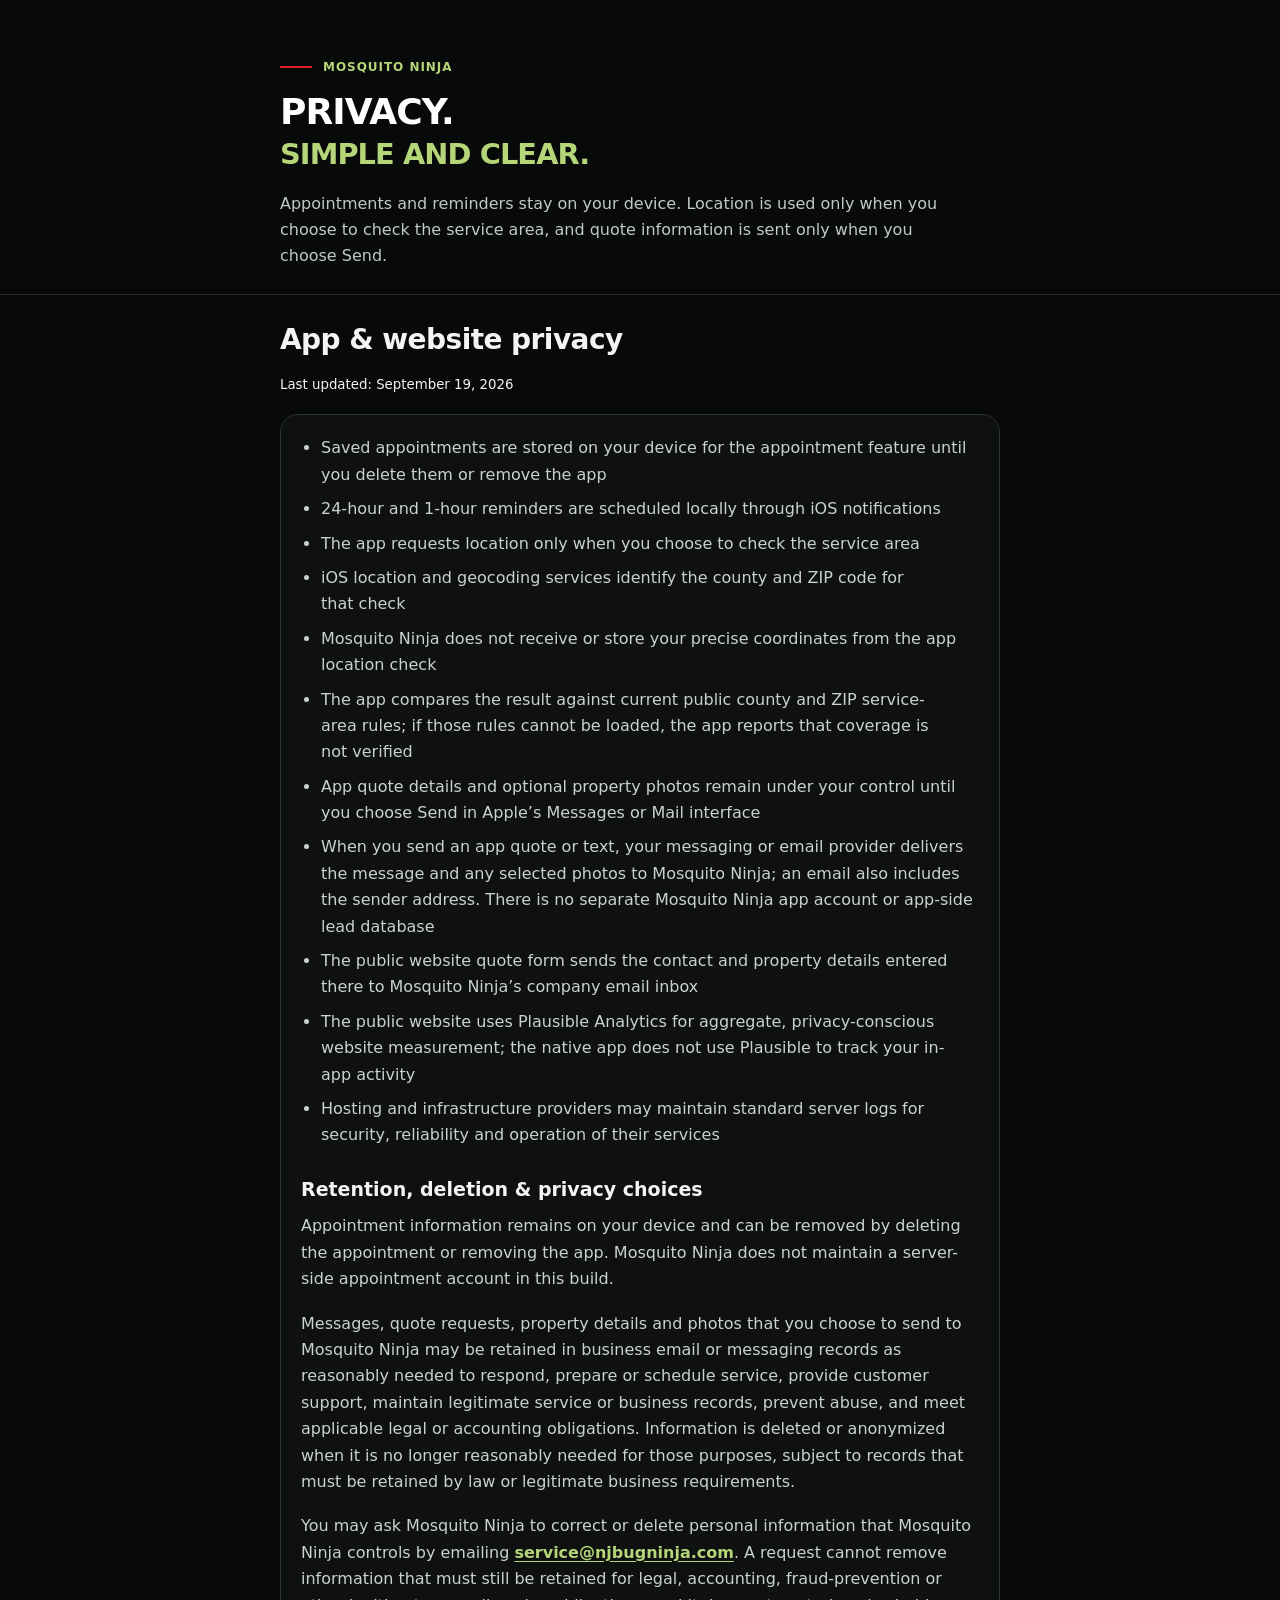
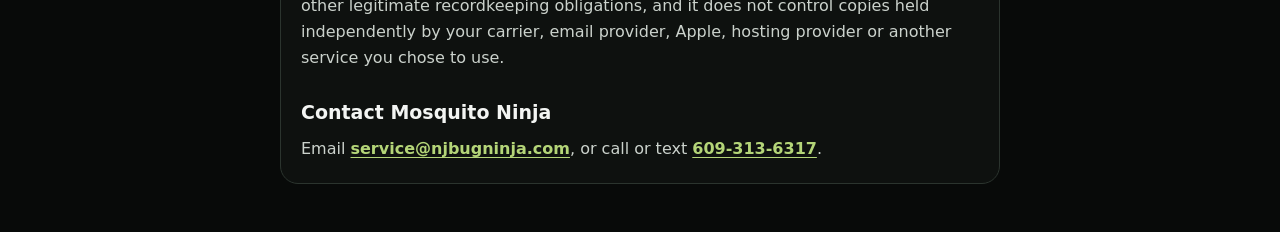
<file: MosquitoNinja/Web/privacy.html>
<!doctype html><html lang="en"><head>
  <meta charset="utf-8">
  <meta name="viewport" content="width=device-width, initial-scale=1">
  <meta name="theme-color" content="#080a09">
  <title>App &amp; Website Privacy | Mosquito Ninja</title>
  <meta name="description" content="Learn how Mosquito Ninja handles quote requests, on-device appointments and reminders, optional service-area location checks, and website analytics.">
  <meta name="robots" content="index, follow, max-image-preview:large">
  <link rel="canonical" href="https://njbugninja.com/privacy.html">
  <meta property="og:site_name" content="Mosquito Ninja">
  <meta property="og:locale" content="en_US">
  <meta property="og:type" content="website">
  <meta property="og:title" content="App &amp; Website Privacy | Mosquito Ninja">
  <meta property="og:description" content="Learn how Mosquito Ninja handles quote requests, on-device appointments and reminders, optional service-area location checks, and website analytics.">
  <meta property="og:url" content="https://njbugninja.com/privacy.html">
  <meta property="og:image" content="https://njbugninja.com/assets/mosquito-ninja-share-v17.jpg">
  <meta property="og:image:type" content="image/jpeg">
  <meta property="og:image:width" content="1536">
  <meta property="og:image:height" content="1024">
  <meta property="og:image:alt" content="Mosquito Ninja outdoor pest control logo on a white background, with the Mosquito Ninja service number 609-313-6317.">
  <meta name="twitter:card" content="summary_large_image">
  <meta name="twitter:title" content="App &amp; Website Privacy | Mosquito Ninja">
  <meta name="twitter:description" content="Learn how Mosquito Ninja handles quote requests, on-device appointments and reminders, optional service-area location checks, and website analytics.">
  <meta name="twitter:image" content="https://njbugninja.com/assets/mosquito-ninja-share-v17.jpg">
  <meta name="twitter:image:alt" content="Mosquito Ninja outdoor pest control logo on a white background, with the Mosquito Ninja service number 609-313-6317.">
  <link rel="icon" href="./assets/favicon-v20.png" type="image/png" sizes="96x96">
  <link rel="stylesheet" href="./mosquito-ninja-v12.css">
  <script type="application/ld+json">{"@context":"https://schema.org","@graph":[{"@type":"Organization","@id":"https://njbugninja.com/#business","name":"Mosquito Ninja","alternateName":"NJ Bug Ninja","url":"https://njbugninja.com/","telephone":"+1-609-313-6317","email":"service@njbugninja.com","logo":{"@id":"https://njbugninja.com/#brand-image"},"description":"Owner-operated mosquito, tick and targeted outdoor fly control for South Jersey residential, commercial and government properties. Contact Mosquito Ninja to confirm route availability.","areaServed":{"@type":"Place","name":"South Jersey","containedInPlace":{"@type":"State","name":"New Jersey"}},"image":{"@id":"https://njbugninja.com/#brand-image"}},{"@type":"WebSite","@id":"https://njbugninja.com/#website","name":"Mosquito Ninja","alternateName":"NJ Bug Ninja","url":"https://njbugninja.com/","inLanguage":"en-US","publisher":{"@id":"https://njbugninja.com/#business"}},{"@type":"WebPage","@id":"https://njbugninja.com/privacy.html#webpage","url":"https://njbugninja.com/privacy.html","name":"App & Website Privacy | Mosquito Ninja","description":"Learn how Mosquito Ninja handles quote requests, on-device appointments and reminders, optional service-area location checks, and website analytics.","inLanguage":"en-US","isPartOf":{"@id":"https://njbugninja.com/#website"},"about":{"@id":"https://njbugninja.com/#business"},"breadcrumb":{"@id":"https://njbugninja.com/privacy.html#breadcrumb"},"primaryImageOfPage":{"@id":"https://njbugninja.com/#brand-image"}},{"@type":"BreadcrumbList","@id":"https://njbugninja.com/privacy.html#breadcrumb","itemListElement":[{"@type":"ListItem","position":1,"name":"Home","item":"https://njbugninja.com/"},{"@type":"ListItem","position":2,"name":"Privacy","item":"https://njbugninja.com/privacy.html"}]},{"@type":"ImageObject","@id":"https://njbugninja.com/#brand-image","url":"https://njbugninja.com/assets/mosquito-ninja-share-v17.jpg","contentUrl":"https://njbugninja.com/assets/mosquito-ninja-share-v17.jpg","encodingFormat":"image/jpeg","width":1536,"height":1024,"caption":"Mosquito Ninja outdoor pest control"}]}</script>
  <link rel="stylesheet" href="./ios-app.css">
</head><body><a class="skip-link" href="#main">Skip to content</a><header class="site-header"><div class="shell nav-wrap"><a class="brand" href="./index.html" aria-label="Mosquito Ninja home"><img src="./assets/mark-v20.webp" alt="" width="52" height="52"><span class="brand-copy"><strong><span>MOSQUITO</span> NINJA</strong><small>OUTDOOR PEST CONTROL</small></span></a><button class="menu-toggle" aria-controls="nav" aria-expanded="false"><span></span><span></span><span></span><b class="sr-only">Menu</b></button><nav class="nav" id="nav" aria-label="Primary navigation"><a href="./index.html">Home</a><a href="./mosquito-control.html">Mosquito</a><a href="./tick-control.html">Ticks</a><a href="./fly-control.html">Fly Control</a><a href="./commercial.html">Commercial</a><a href="./service-area.html">Service Area</a><a href="./faq.html">FAQ</a><a class="phone" href="tel:+16093136317">609-313-6317</a></nav></div></header><main id="main"><section class="page-hero"><div class="shell"><nav class="breadcrumbs" aria-label="Breadcrumb"><ol><li><a href="./index.html">Home</a></li><li aria-current="page">Privacy</li></ol></nav><p class="eyebrow">MOSQUITO NINJA</p><h1>PRIVACY.<br><em>SIMPLE AND CLEAR.</em></h1><p>Appointments and reminders stay on your device. Location is used only when you choose to check the service area, and quote information is sent only when you choose Send.</p></div></section><section class="content"><div class="shell content-grid"><div><h2>App &amp; website privacy</h2><p><small>Last updated: September 19, 2026</small></p></div><div class="prose"><ul><li>Saved appointments are stored on your device for the appointment feature until you delete them or remove the app</li><li>24-hour and 1-hour reminders are scheduled locally through iOS notifications</li><li>The app requests location only when you choose to check the service area</li><li>iOS location and geocoding services identify the county and ZIP code for that check</li><li>Mosquito Ninja does not receive or store your precise coordinates from the app location check</li><li>The app compares the result against current public county and ZIP service-area rules; if those rules cannot be loaded, the app reports that coverage is not verified</li><li>App quote details and optional property photos remain under your control until you choose Send in Apple&rsquo;s Messages or Mail interface</li><li>When you send an app quote or text, your messaging or email provider delivers the message and any selected photos to Mosquito Ninja; an email also includes the sender address. There is no separate Mosquito Ninja app account or app-side lead database</li><li>The public website quote form sends the contact and property details entered there to Mosquito Ninja&rsquo;s company email inbox</li><li>The public website uses Plausible Analytics for aggregate, privacy-conscious website measurement; the native app does not use Plausible to track your in-app activity</li><li>Hosting and infrastructure providers may maintain standard server logs for security, reliability and operation of their services</li></ul><h3>Retention, deletion &amp; privacy choices</h3><p>Appointment information remains on your device and can be removed by deleting the appointment or removing the app. Mosquito Ninja does not maintain a server-side appointment account in this build.</p><p>Messages, quote requests, property details and photos that you choose to send to Mosquito Ninja may be retained in business email or messaging records as reasonably needed to respond, prepare or schedule service, provide customer support, maintain legitimate service or business records, prevent abuse, and meet applicable legal or accounting obligations. Information is deleted or anonymized when it is no longer reasonably needed for those purposes, subject to records that must be retained by law or legitimate business requirements.</p><p>You may ask Mosquito Ninja to correct or delete personal information that Mosquito Ninja controls by emailing <a href="mailto:service@njbugninja.com"><strong>service@njbugninja.com</strong></a>. A request cannot remove information that must still be retained for legal, accounting, fraud-prevention or other legitimate recordkeeping obligations, and it does not control copies held independently by your carrier, email provider, Apple, hosting provider or another service you chose to use.</p><h3>Contact Mosquito Ninja</h3><p>Email <a href="mailto:service@njbugninja.com"><strong>service@njbugninja.com</strong></a>, or call or text <a href="tel:+16093136317"><strong>609-313-6317</strong></a>.</p></div></div></section><section class="cta"><div class="shell"><div><h2>READY TO TAKE BACK THE YARD?</h2></div><a class="btn primary" href="./index.html#quote">REQUEST A QUOTE →</a></div></section></main><footer class="footer"><div class="shell footer-grid"><div class="footer-brand"><a class="footer-artwork" href="./index.html" aria-label="Mosquito Ninja home"><img src="./assets/footer-artwork-v20.webp" alt="Mosquito Ninja outdoor pest control. Call Mosquito Ninja at 609-313-6317." width="990" height="660" loading="lazy" decoding="async"></a><p>Mosquito, tick and targeted outdoor fly control for South Jersey residential, commercial and government properties.</p></div><div><h4>SERVICES</h4><a href="./mosquito-control.html">Mosquito control</a><a href="./tick-control.html">Tick control</a><a href="./fly-control.html">Outdoor fly control</a><a href="./commercial.html">Commercial</a><a href="./service-area.html">Service area</a><a href="./faq.html">FAQ</a></div><div><h4>CONTACT MOSQUITO NINJA</h4><a class="footer-phone" href="tel:+16093136317">609-313-6317</a><a href="mailto:service@njbugninja.com">service@njbugninja.com</a><a href="sms:+16093136317">Send a text</a><a href="./index.html#quote">Request a quote</a></div></div><div class="shell footer-bottom"><span>© <span id="year">2026</span> Mosquito Ninja. All rights reserved.</span><a href="./privacy.html">Privacy</a></div></footer><a class="mobile-bar" href="tel:+16093136317">CALL MOSQUITO NINJA <strong>609-313-6317</strong></a><script src="./mosquito-ninja-v12.js"></script></body></html>
</file>
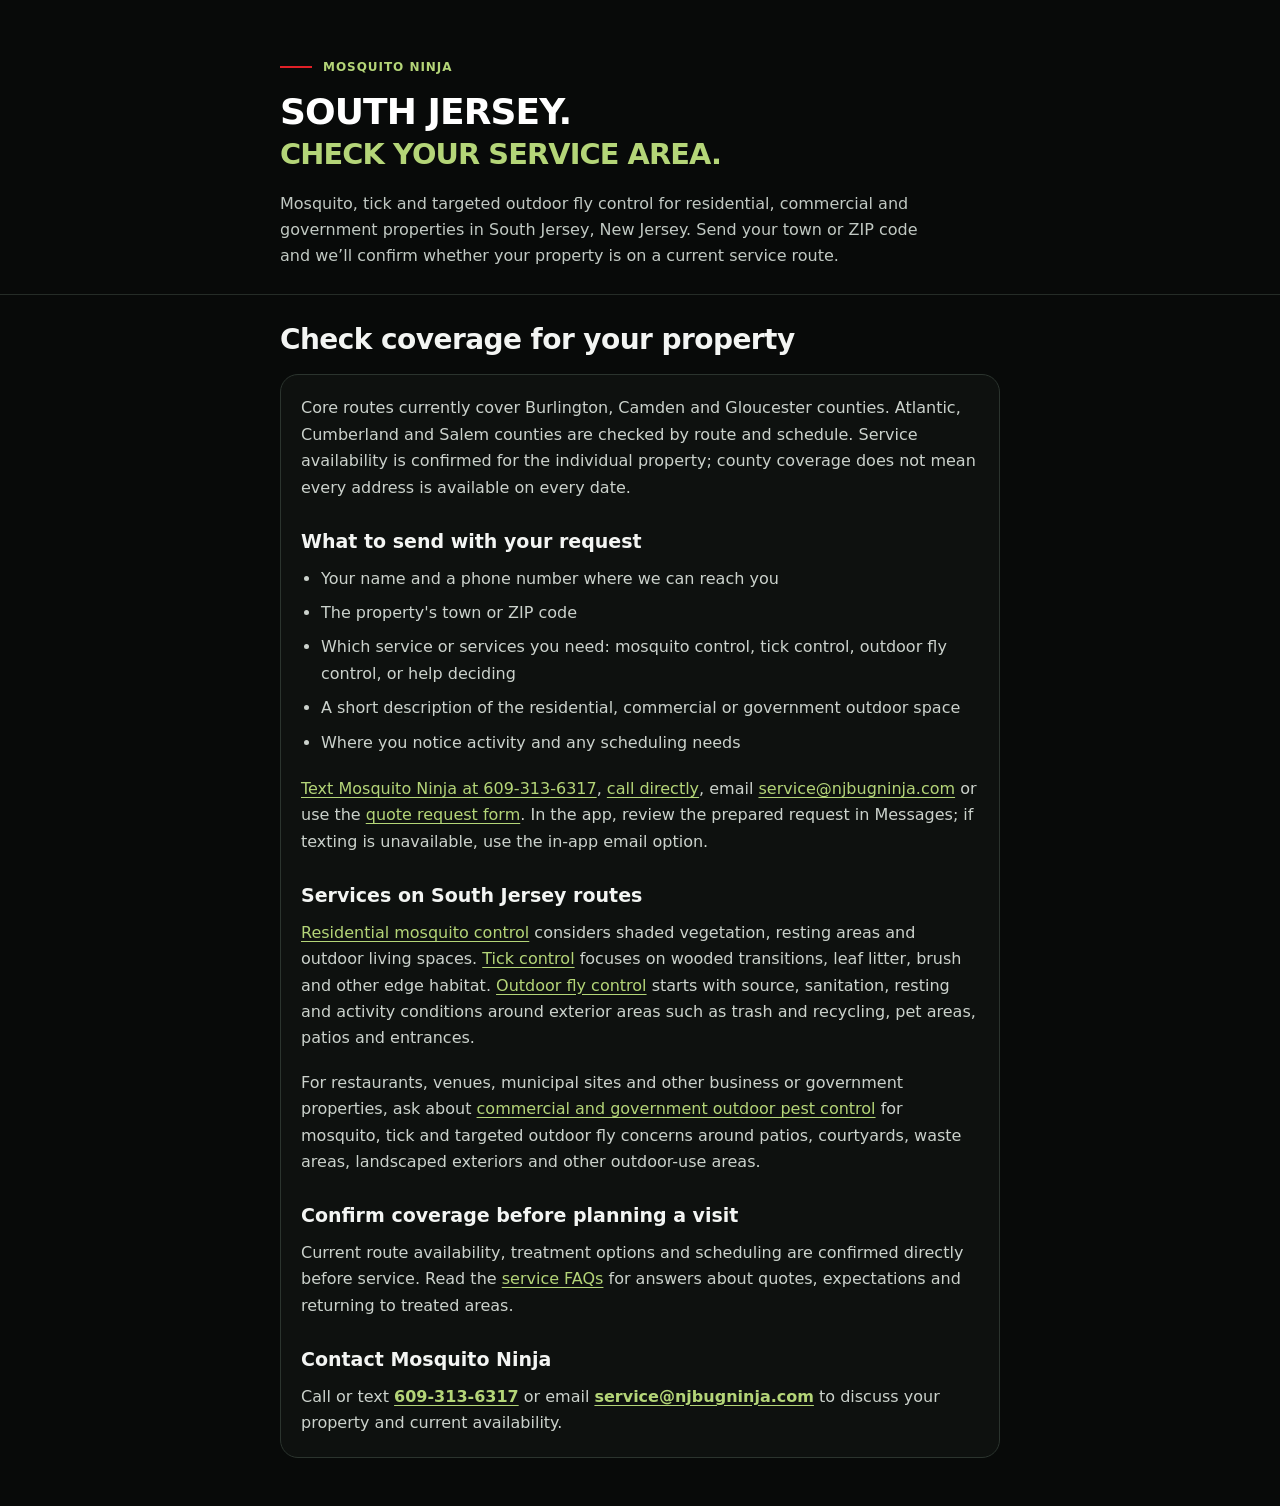
<file: MosquitoNinja/Web/service-area.html>
<!doctype html><html lang="en"><head>
  <meta charset="utf-8">
  <meta name="viewport" content="width=device-width, initial-scale=1">
  <meta name="theme-color" content="#080a09">
  <title>South Jersey Outdoor Pest Control Service Area | Mosquito Ninja</title>
  <meta name="description" content="Check outdoor pest-control availability for South Jersey residential, commercial and government properties. Send your town or ZIP to Mosquito Ninja.">
  <meta name="robots" content="index, follow, max-image-preview:large">
  <link rel="canonical" href="https://njbugninja.com/service-area.html">
  <meta property="og:site_name" content="Mosquito Ninja">
  <meta property="og:locale" content="en_US">
  <meta property="og:type" content="website">
  <meta property="og:title" content="South Jersey Outdoor Pest Control Service Area | Mosquito Ninja">
  <meta property="og:description" content="Check outdoor pest-control availability for South Jersey residential, commercial and government properties. Send your town or ZIP to Mosquito Ninja.">
  <meta property="og:url" content="https://njbugninja.com/service-area.html">
  <meta property="og:image" content="https://njbugninja.com/assets/mosquito-ninja-share-v17.jpg">
  <meta property="og:image:type" content="image/jpeg">
  <meta property="og:image:width" content="1536">
  <meta property="og:image:height" content="1024">
  <meta property="og:image:alt" content="Mosquito Ninja outdoor pest control logo on a white background, with the Mosquito Ninja service number 609-313-6317.">
  <meta name="twitter:card" content="summary_large_image">
  <meta name="twitter:title" content="South Jersey Outdoor Pest Control Service Area | Mosquito Ninja">
  <meta name="twitter:description" content="Check outdoor pest-control availability for South Jersey residential, commercial and government properties. Send your town or ZIP to Mosquito Ninja.">
  <meta name="twitter:image" content="https://njbugninja.com/assets/mosquito-ninja-share-v17.jpg">
  <meta name="twitter:image:alt" content="Mosquito Ninja outdoor pest control logo on a white background, with the Mosquito Ninja service number 609-313-6317.">
  <link rel="icon" href="./assets/favicon-v20.png" type="image/png" sizes="96x96">
  <link rel="stylesheet" href="./mosquito-ninja-v12.css">
  <script type="application/ld+json">{"@context":"https://schema.org","@graph":[{"@type":"Organization","@id":"https://njbugninja.com/#business","name":"Mosquito Ninja","alternateName":"NJ Bug Ninja","url":"https://njbugninja.com/","telephone":"+1-609-313-6317","logo":{"@id":"https://njbugninja.com/#brand-image"},"description":"Owner-operated mosquito, tick and targeted outdoor fly control for South Jersey residential, commercial and government properties. Contact Mosquito Ninja to confirm route availability.","areaServed":{"@type":"Place","name":"South Jersey","containedInPlace":{"@type":"State","name":"New Jersey"}},"image":{"@id":"https://njbugninja.com/#brand-image"}},{"@type":"WebSite","@id":"https://njbugninja.com/#website","name":"Mosquito Ninja","alternateName":"NJ Bug Ninja","url":"https://njbugninja.com/","inLanguage":"en-US","publisher":{"@id":"https://njbugninja.com/#business"}},{"@type":"WebPage","@id":"https://njbugninja.com/service-area.html#webpage","url":"https://njbugninja.com/service-area.html","name":"South Jersey Outdoor Pest Control Service Area | Mosquito Ninja","description":"Check outdoor pest-control availability for South Jersey residential, commercial and government properties. Send your town or ZIP to Mosquito Ninja.","inLanguage":"en-US","isPartOf":{"@id":"https://njbugninja.com/#website"},"about":{"@id":"https://njbugninja.com/#business"},"breadcrumb":{"@id":"https://njbugninja.com/service-area.html#breadcrumb"},"primaryImageOfPage":{"@id":"https://njbugninja.com/#brand-image"}},{"@type":"BreadcrumbList","@id":"https://njbugninja.com/service-area.html#breadcrumb","itemListElement":[{"@type":"ListItem","position":1,"name":"Home","item":"https://njbugninja.com/"},{"@type":"ListItem","position":2,"name":"South Jersey service area","item":"https://njbugninja.com/service-area.html"}]},{"@type":"ImageObject","@id":"https://njbugninja.com/#brand-image","url":"https://njbugninja.com/assets/mosquito-ninja-share-v17.jpg","contentUrl":"https://njbugninja.com/assets/mosquito-ninja-share-v17.jpg","encodingFormat":"image/jpeg","width":1536,"height":1024,"caption":"Mosquito Ninja outdoor pest control"}]}</script>
  <link rel="stylesheet" href="./ios-app.css">
</head><body><a class="skip-link" href="#main">Skip to content</a><header class="site-header"><div class="shell nav-wrap"><a class="brand" href="./index.html"><img src="./assets/mark-v20.webp" alt="" width="52" height="52"><span class="brand-copy"><strong><span>MOSQUITO</span> NINJA</strong><small>OUTDOOR PEST CONTROL</small></span></a><button class="menu-toggle" aria-controls="nav" aria-expanded="false"><span></span><span></span><span></span><b class="sr-only">Menu</b></button><nav class="nav" id="nav" aria-label="Primary navigation"><a href="./index.html">Home</a><a href="./mosquito-control.html">Mosquito</a><a href="./tick-control.html">Ticks</a><a href="./fly-control.html">Fly Control</a><a href="./commercial.html">Commercial</a><a href="./service-area.html" class="active" aria-current="page">Service Area</a><a href="./faq.html">FAQ</a><a class="phone" href="tel:+16093136317">609-313-6317</a></nav></div></header><main id="main"><section class="page-hero"><div class="shell"><nav class="breadcrumbs" aria-label="Breadcrumb"><ol><li><a href="./index.html">Home</a></li><li aria-current="page">South Jersey service area</li></ol></nav><p class="eyebrow">MOSQUITO NINJA</p><h1>SOUTH JERSEY.<br><em>CHECK YOUR SERVICE AREA.</em></h1><p>Mosquito, tick and targeted outdoor fly control for residential, commercial and government properties in South Jersey, New Jersey. Send your town or ZIP code and we’ll confirm whether your property is on a current service route.</p></div></section><section class="content">
  <div class="shell content-grid">
    <div><h2>Check coverage for your property</h2></div>
    <div class="prose">
<p>Core routes currently cover Burlington, Camden and Gloucester counties. Atlantic, Cumberland and Salem counties are checked by route and schedule. Service availability is confirmed for the individual property; county coverage does not mean every address is available on every date.</p>
<h3>What to send with your request</h3>
<ul><li>Your name and a phone number where we can reach you</li><li>The property's town or ZIP code</li><li>Which service or services you need: mosquito control, tick control, outdoor fly control, or help deciding</li><li>A short description of the residential, commercial or government outdoor space</li><li>Where you notice activity and any scheduling needs</li></ul>
<p><a href="sms:+16093136317">Text Mosquito Ninja at 609-313-6317</a>, <a href="tel:+16093136317">call directly</a>, email <a href="mailto:service@njbugninja.com">service@njbugninja.com</a> or use the <a href="./index.html#quote">quote request form</a>. In the app, review the prepared request in Messages; if texting is unavailable, use the in-app email option.</p>
<h3>Services on South Jersey routes</h3>
<p><a href="./mosquito-control.html">Residential mosquito control</a> considers shaded vegetation, resting areas and outdoor living spaces. <a href="./tick-control.html">Tick control</a> focuses on wooded transitions, leaf litter, brush and other edge habitat. <a href="./fly-control.html">Outdoor fly control</a> starts with source, sanitation, resting and activity conditions around exterior areas such as trash and recycling, pet areas, patios and entrances.</p>
<p>For restaurants, venues, municipal sites and other business or government properties, ask about <a href="./commercial.html">commercial and government outdoor pest control</a> for mosquito, tick and targeted outdoor fly concerns around patios, courtyards, waste areas, landscaped exteriors and other outdoor-use areas.</p>
<h3>Confirm coverage before planning a visit</h3>
<p>Current route availability, treatment options and scheduling are confirmed directly before service. Read the <a href="./faq.html">service FAQs</a> for answers about quotes, expectations and returning to treated areas.</p>
<h3>Contact Mosquito Ninja</h3>
<p>Call or text <a href="tel:+16093136317"><strong>609-313-6317</strong></a> or email <a href="mailto:service@njbugninja.com"><strong>service@njbugninja.com</strong></a> to discuss your property and current availability.</p>
    </div>
  </div>
</section><section class="cta"><div class="shell"><div><h2>READY TO TAKE BACK THE YARD?</h2></div><a class="btn primary" href="./index.html#quote">REQUEST A QUOTE →</a></div></section></main><footer class="footer"><div class="shell footer-grid"><div class="footer-brand"><a class="footer-artwork" href="./index.html" aria-label="Mosquito Ninja home"><img src="./assets/footer-artwork-v20.webp" alt="Mosquito Ninja outdoor pest control. Call Mosquito Ninja at 609-313-6317." width="990" height="660" loading="lazy" decoding="async"></a><p>Mosquito, tick and targeted outdoor fly control for South Jersey residential, commercial and government properties.</p></div><div><h4>SERVICES</h4><a href="./mosquito-control.html">Mosquito control</a><a href="./tick-control.html">Tick control</a><a href="./commercial.html">Commercial</a><a href="./service-area.html">Service area</a><a href="./faq.html">FAQ</a></div><div><h4>CONTACT MOSQUITO NINJA</h4><a class="footer-phone" href="tel:+16093136317">609-313-6317</a><a href="sms:+16093136317">Send a text</a><a href="./index.html#quote">Request a quote</a></div></div><div class="shell footer-bottom"><span>© <span id="year">2026</span> Mosquito Ninja. All rights reserved.</span><a href="./privacy.html">Privacy</a></div></footer><a class="mobile-bar" href="tel:+16093136317">CALL MOSQUITO NINJA <strong>609-313-6317</strong></a><script src="./mosquito-ninja-v12.js"></script></body></html>
</file>
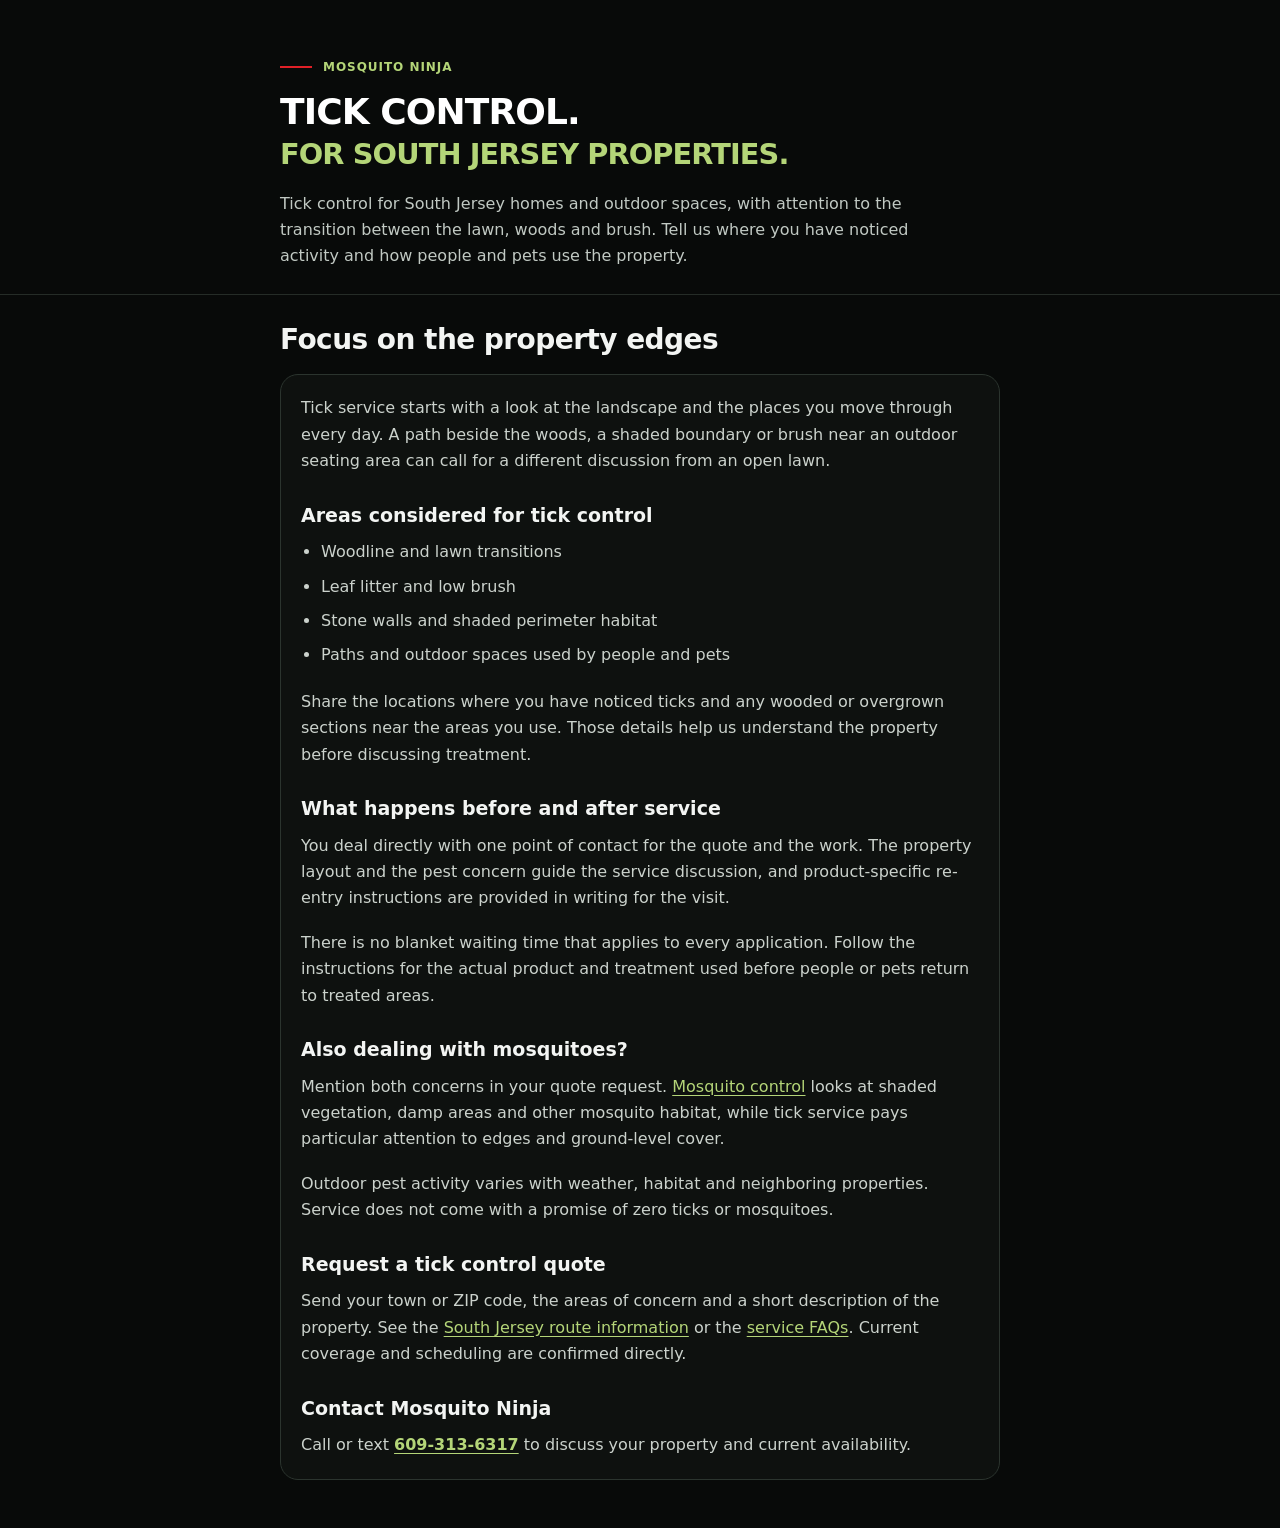
<file: MosquitoNinja/Web/tick-control.html>
<!doctype html><html lang="en"><head>
  <meta charset="utf-8">
  <meta name="viewport" content="width=device-width, initial-scale=1">
  <meta name="theme-color" content="#080a09">
  <title>Tick Control in South Jersey | Mosquito Ninja</title>
  <meta name="description" content="Tick control for South Jersey properties, focused on wooded edges, leaf litter and brush. Call or text Mosquito Ninja at 609-313-6317 to discuss your yard.">
  <meta name="robots" content="index, follow, max-image-preview:large">
  <link rel="canonical" href="https://njbugninja.com/tick-control.html">
  <meta property="og:site_name" content="Mosquito Ninja">
  <meta property="og:locale" content="en_US">
  <meta property="og:type" content="website">
  <meta property="og:title" content="Tick Control in South Jersey | Mosquito Ninja">
  <meta property="og:description" content="Tick control for South Jersey properties, focused on wooded edges, leaf litter and brush. Call or text Mosquito Ninja at 609-313-6317 to discuss your yard.">
  <meta property="og:url" content="https://njbugninja.com/tick-control.html">
  <meta property="og:image" content="https://njbugninja.com/assets/mosquito-ninja-share-v17.jpg">
  <meta property="og:image:type" content="image/jpeg">
  <meta property="og:image:width" content="1536">
  <meta property="og:image:height" content="1024">
  <meta property="og:image:alt" content="Mosquito Ninja outdoor pest control logo on a white background, with the Mosquito Ninja service number 609-313-6317.">
  <meta name="twitter:card" content="summary_large_image">
  <meta name="twitter:title" content="Tick Control in South Jersey | Mosquito Ninja">
  <meta name="twitter:description" content="Tick control for South Jersey properties, focused on wooded edges, leaf litter and brush. Call or text Mosquito Ninja at 609-313-6317 to discuss your yard.">
  <meta name="twitter:image" content="https://njbugninja.com/assets/mosquito-ninja-share-v17.jpg">
  <meta name="twitter:image:alt" content="Mosquito Ninja outdoor pest control logo on a white background, with the Mosquito Ninja service number 609-313-6317.">
  <link rel="icon" href="./assets/favicon-v20.png" type="image/png" sizes="96x96">
  <link rel="stylesheet" href="./mosquito-ninja-v12.css">
  <script type="application/ld+json">{"@context":"https://schema.org","@graph":[{"@type":"Organization","@id":"https://njbugninja.com/#business","name":"Mosquito Ninja","alternateName":"NJ Bug Ninja","url":"https://njbugninja.com/","telephone":"+1-609-313-6317","logo":{"@id":"https://njbugninja.com/#brand-image"},"description":"Owner-operated mosquito, tick and targeted outdoor fly control for South Jersey residential, commercial and government properties. Contact Mosquito Ninja to confirm route availability.","areaServed":{"@type":"Place","name":"South Jersey","containedInPlace":{"@type":"State","name":"New Jersey"}},"image":{"@id":"https://njbugninja.com/#brand-image"}},{"@type":"WebSite","@id":"https://njbugninja.com/#website","name":"Mosquito Ninja","alternateName":"NJ Bug Ninja","url":"https://njbugninja.com/","inLanguage":"en-US","publisher":{"@id":"https://njbugninja.com/#business"}},{"@type":"WebPage","@id":"https://njbugninja.com/tick-control.html#webpage","url":"https://njbugninja.com/tick-control.html","name":"Tick Control in South Jersey | Mosquito Ninja","description":"Tick control for South Jersey properties, focused on wooded edges, leaf litter and brush. Call or text Mosquito Ninja at 609-313-6317 to discuss your yard.","inLanguage":"en-US","isPartOf":{"@id":"https://njbugninja.com/#website"},"about":{"@id":"https://njbugninja.com/#business"},"breadcrumb":{"@id":"https://njbugninja.com/tick-control.html#breadcrumb"},"mainEntity":{"@id":"https://njbugninja.com/tick-control.html#service"},"primaryImageOfPage":{"@id":"https://njbugninja.com/#brand-image"}},{"@type":"BreadcrumbList","@id":"https://njbugninja.com/tick-control.html#breadcrumb","itemListElement":[{"@type":"ListItem","position":1,"name":"Home","item":"https://njbugninja.com/"},{"@type":"ListItem","position":2,"name":"Tick control","item":"https://njbugninja.com/tick-control.html"}]},{"@type":"Service","@id":"https://njbugninja.com/tick-control.html#service","name":"Tick control","serviceType":"Targeted outdoor tick control","description":"Tick control for South Jersey properties, focused on wooded edges, leaf litter and brush. Call or text Mosquito Ninja at 609-313-6317 to discuss your yard.","url":"https://njbugninja.com/tick-control.html","provider":{"@id":"https://njbugninja.com/#business"},"areaServed":{"@type":"Place","name":"South Jersey","containedInPlace":{"@type":"State","name":"New Jersey"}}},{"@type":"ImageObject","@id":"https://njbugninja.com/#brand-image","url":"https://njbugninja.com/assets/mosquito-ninja-share-v17.jpg","contentUrl":"https://njbugninja.com/assets/mosquito-ninja-share-v17.jpg","encodingFormat":"image/jpeg","width":1536,"height":1024,"caption":"Mosquito Ninja outdoor pest control"}]}</script>
  <link rel="stylesheet" href="./ios-app.css">
</head><body><a class="skip-link" href="#main">Skip to content</a><header class="site-header"><div class="shell nav-wrap"><a class="brand" href="./index.html"><img src="./assets/mark-v20.webp" alt="" width="52" height="52"><span class="brand-copy"><strong><span>MOSQUITO</span> NINJA</strong><small>OUTDOOR PEST CONTROL</small></span></a><button class="menu-toggle" aria-controls="nav" aria-expanded="false"><span></span><span></span><span></span><b class="sr-only">Menu</b></button><nav class="nav" id="nav" aria-label="Primary navigation"><a href="./index.html">Home</a><a href="./mosquito-control.html">Mosquito</a><a href="./tick-control.html" class="active" aria-current="page">Ticks</a><a href="./fly-control.html">Fly Control</a><a href="./commercial.html">Commercial</a><a href="./service-area.html">Service Area</a><a href="./faq.html">FAQ</a><a class="phone" href="tel:+16093136317">609-313-6317</a></nav></div></header><main id="main"><section class="page-hero"><div class="shell"><nav class="breadcrumbs" aria-label="Breadcrumb"><ol><li><a href="./index.html">Home</a></li><li aria-current="page">Tick control</li></ol></nav><p class="eyebrow">MOSQUITO NINJA</p><h1>TICK CONTROL.<br><em>FOR SOUTH JERSEY PROPERTIES.</em></h1><p>Tick control for South Jersey homes and outdoor spaces, with attention to the transition between the lawn, woods and brush. Tell us where you have noticed activity and how people and pets use the property.</p></div></section><section class="content">
  <div class="shell content-grid">
    <div><h2>Focus on the property edges</h2></div>
    <div class="prose">
<p>Tick service starts with a look at the landscape and the places you move through every day. A path beside the woods, a shaded boundary or brush near an outdoor seating area can call for a different discussion from an open lawn.</p>
<h3>Areas considered for tick control</h3>
<ul><li>Woodline and lawn transitions</li><li>Leaf litter and low brush</li><li>Stone walls and shaded perimeter habitat</li><li>Paths and outdoor spaces used by people and pets</li></ul>
<p>Share the locations where you have noticed ticks and any wooded or overgrown sections near the areas you use. Those details help us understand the property before discussing treatment.</p>
<h3>What happens before and after service</h3>
<p>You deal directly with one point of contact for the quote and the work. The property layout and the pest concern guide the service discussion, and product-specific re-entry instructions are provided in writing for the visit.</p>
<p>There is no blanket waiting time that applies to every application. Follow the instructions for the actual product and treatment used before people or pets return to treated areas.</p>
<h3>Also dealing with mosquitoes?</h3>
<p>Mention both concerns in your quote request. <a href="./mosquito-control.html">Mosquito control</a> looks at shaded vegetation, damp areas and other mosquito habitat, while tick service pays particular attention to edges and ground-level cover.</p>
<p>Outdoor pest activity varies with weather, habitat and neighboring properties. Service does not come with a promise of zero ticks or mosquitoes.</p>
<h3>Request a tick control quote</h3>
<p>Send your town or ZIP code, the areas of concern and a short description of the property. See the <a href="./service-area.html">South Jersey route information</a> or the <a href="./faq.html">service FAQs</a>. Current coverage and scheduling are confirmed directly.</p>
<h3>Contact Mosquito Ninja</h3>
<p>Call or text <a href="tel:+16093136317"><strong>609-313-6317</strong></a> to discuss your property and current availability.</p>
    </div>
  </div>
</section><section class="cta"><div class="shell"><div><h2>READY TO TAKE BACK THE YARD?</h2></div><a class="btn primary" href="./index.html#quote">REQUEST A QUOTE →</a></div></section></main><footer class="footer"><div class="shell footer-grid"><div class="footer-brand"><a class="footer-artwork" href="./index.html" aria-label="Mosquito Ninja home"><img src="./assets/footer-artwork-v20.webp" alt="Mosquito Ninja outdoor pest control. Call Mosquito Ninja at 609-313-6317." width="990" height="660" loading="lazy" decoding="async"></a><p>Mosquito, tick and targeted outdoor fly control for South Jersey residential, commercial and government properties.</p></div><div><h4>SERVICES</h4><a href="./mosquito-control.html">Mosquito control</a><a href="./tick-control.html">Tick control</a><a href="./fly-control.html">Outdoor fly control</a><a href="./commercial.html">Commercial</a><a href="./service-area.html">Service area</a><a href="./faq.html">FAQ</a></div><div><h4>CONTACT MOSQUITO NINJA</h4><a class="footer-phone" href="tel:+16093136317">609-313-6317</a><a href="sms:+16093136317">Send a text</a><a href="./index.html#quote">Request a quote</a></div></div><div class="shell footer-bottom"><span>© <span id="year">2026</span> Mosquito Ninja. All rights reserved.</span><a href="./privacy.html">Privacy</a></div></footer><a class="mobile-bar" href="tel:+16093136317">CALL MOSQUITO NINJA <strong>609-313-6317</strong></a><script src="./mosquito-ninja-v12.js"></script></body></html>
</file>
<file: MosquitoNinja/Web/mosquito-ninja-v12.css>
:root{--ink:#080a09;--ink2:#0d120e;--ink3:#121913;--paper:#f3efe5;--paper2:#e9e4d8;--red:#e02027;--green:#8fbd2e;--text:#121714;--muted:#687069;--max:1210px;--sans:Inter,Arial,sans-serif;--display:'Barlow Condensed',Impact,sans-serif}
*{box-sizing:border-box}html{scroll-behavior:smooth}body{margin:0;background:var(--paper);color:var(--text);font-family:var(--sans);line-height:1.5;overflow-x:hidden}img{display:block;max-width:100%}a{text-decoration:none;color:inherit}button,input,select,textarea{font:inherit}.shell{width:min(calc(100% - 48px),var(--max));margin:auto}.sr-only{position:absolute;width:1px;height:1px;overflow:hidden;clip:rect(0,0,0,0);white-space:nowrap}.skip-link{position:fixed;left:12px;top:-60px;background:#fff;color:#000;padding:8px 12px;z-index:9999}.skip-link:focus{top:12px}
.site-header{position:absolute;z-index:50;left:0;right:0;top:0;color:#fff}.nav-wrap{min-height:82px;display:flex;align-items:center;justify-content:space-between;gap:24px}.brand{display:flex;align-items:center;gap:10px}.brand img{width:48px;height:48px}.brand-copy{display:flex;flex-direction:column;line-height:1}.brand-copy strong{font:900 27px var(--display);letter-spacing:.025em}.brand-copy strong span{color:var(--red)}.brand-copy small{font-size:8px;letter-spacing:.2em;color:#d2d6d1;margin-top:4px;font-weight:700}.nav{display:flex;align-items:center;gap:27px;font-size:12px;font-weight:700}.nav a{color:#eef0ee}.nav a:not(.phone){padding:8px 0;border-bottom:2px solid transparent}.nav a.active,.nav a:hover{border-color:var(--red)}.nav .phone{padding:10px 14px;border:1px solid rgba(255,255,255,.32)}.menu-toggle{display:none;background:transparent;border:0;width:42px;height:42px}.menu-toggle span{display:block;height:2px;background:#fff;margin:6px}.hero{position:relative;min-height:760px;background:linear-gradient(90deg,#050706 0,#070a08 35%,#0e1711 100%);color:#fff;overflow:hidden}.hero:before{content:"";position:absolute;inset:0;background:radial-gradient(circle at 78% 38%,rgba(54,87,52,.22),transparent 33%),radial-gradient(circle,rgba(255,255,255,.05) 0 1px,transparent 1.2px);background-size:auto,9px 9px;opacity:.5}.hero-art{position:absolute;z-index:1;right:-3.5%;top:0;width:68%;height:100%;background-image:linear-gradient(90deg,#070908 0,rgba(7,9,8,.87) 9%,rgba(7,9,8,.28) 25%,transparent 43%),linear-gradient(0deg,#070908 0,transparent 17%),url('./assets/hero-v20.webp');background-size:cover;background-position:center 43%;background-repeat:no-repeat;filter:saturate(.98) contrast(1.05)}.hero-art:after{content:"";position:absolute;inset:0;background:linear-gradient(90deg,rgba(0,0,0,.64),transparent 32%),radial-gradient(ellipse at 88% 65%,rgba(42,78,48,.14),transparent 47%)}.hero-inner{position:relative;z-index:2;min-height:650px;display:flex;align-items:center;padding-top:86px}.hero-copy{width:52%;padding:68px 0 28px}.eyebrow{display:flex;align-items:center;gap:11px;text-transform:uppercase;letter-spacing:.17em;font-size:9px;font-weight:800;margin:0 0 20px;color:#d4d8d4}.eyebrow:before{content:"";width:32px;height:2px;background:var(--red)}.eyebrow.dark{color:#7b817c}.hero h1,.section h2,.process-copy h2,.why-section h2,.area-section h2,.faq-home h2,.quote-section h2{font-family:var(--display);font-weight:900;text-transform:uppercase;letter-spacing:-.03em;line-height:.88;margin:0}.hero h1{font-size:clamp(74px,7.25vw,110px)}.hero h1 em,.section h2 em,.why-section h2 em,.area-section h2 em,.faq-home h2 em,.quote-section h2 em{color:var(--red);font-style:italic}.hero-lede{max-width:555px;color:#cbd0cc;font-size:15px;line-height:1.6;margin:24px 0 28px}.hero-actions{display:flex;gap:11px;flex-wrap:wrap}.btn{min-height:50px;padding:0 20px;display:inline-flex;align-items:center;justify-content:center;border:1px solid transparent;text-transform:uppercase;font-weight:800;font-size:10px;letter-spacing:.08em}.btn.primary{background:var(--red);color:#fff}.btn.primary:hover{background:#ee2b32}.btn.ghost{border-color:rgba(255,255,255,.35);color:#fff}.hero-meta{display:flex;gap:9px;align-items:center;margin-top:26px;color:#aab2ab;font-size:8px;letter-spacing:.14em;font-weight:800}.hero-meta i{width:4px;height:4px;border-radius:50%;background:var(--green)}.hero-lower{position:relative;z-index:3;min-height:110px;border-top:1px solid rgba(255,255,255,.13);display:flex;align-items:center;justify-content:space-between}.hero-lower strong{font:italic 900 30px var(--display);transform:rotate(-2deg)}.hero-lower span{font-size:8px;letter-spacing:.17em;color:#6f796f;font-weight:800}.hero-lower b{color:var(--red)}
.trust-strip{background:#0d100d;color:#fff;border-top:1px solid rgba(255,255,255,.07)}.trust-grid{display:grid;grid-template-columns:1.05fr repeat(4,1fr);min-height:96px}.trust-grid>div{border-right:1px solid rgba(255,255,255,.08);padding:17px 22px;display:grid;grid-template-columns:34px 1fr;grid-template-rows:auto auto;align-content:center;column-gap:10px}.trust-grid>div:first-child{border-left:1px solid rgba(255,255,255,.08)}.trust-title{display:flex!important;align-items:center!important;font:italic 900 24px/.95 var(--display)!important;transform:rotate(-1deg);grid-template-columns:1fr!important}.trust-icon{grid-row:1/3;align-self:center;color:var(--green);font-size:20px}.trust-grid b{font:700 15px var(--display);text-transform:uppercase}.trust-grid small{color:#879087;font-size:8px}
.section{padding:100px 0}.services-section{background:var(--paper)}.section-copy{max-width:800px}.section-copy h2{font-size:clamp(54px,5vw,74px)}.section-copy>p:last-child{max-width:650px;color:#686f69;font-size:13px;line-height:1.6}.cards{display:grid;grid-template-columns:repeat(3,1fr);gap:14px;margin-top:48px}.card{position:relative;min-height:330px;background:rgba(255,255,255,.52);border:1px solid #d7d1c6;padding:31px}.card.dark-card{background:#080b09;color:#fff;border-color:#080b09}.number{position:absolute;right:18px;top:16px;font:700 11px var(--display);color:#a8a49a}.icon-ring{width:50px;height:50px;border:1px solid #d6cfc3;border-radius:50%;display:grid;place-items:center;color:var(--red);font-size:21px;margin:20px 0 29px}.dark-card .icon-ring{color:var(--green);border-color:rgba(255,255,255,.18)}.card h3{font:800 25px/1 var(--display);text-transform:uppercase;margin:0 0 10px}.card p{font-size:11px;line-height:1.55;color:#707670;min-height:92px}.dark-card p{color:#a0a8a1}.card a{display:inline-block;margin-top:8px;color:var(--red);font-size:8px;letter-spacing:.09em;font-weight:800}.dark-card a{color:var(--green)}
.process-section{display:grid;grid-template-columns:1fr 1fr;min-height:610px;background:#080b09;color:#fff}.process-photo{position:relative;overflow:hidden}.process-photo img{position:absolute;width:100%;height:100%;object-fit:cover;object-position:left center}.process-photo:after{content:"";position:absolute;inset:0;background:linear-gradient(90deg,transparent 68%,#080b09 100%)}.process-copy{padding:78px clamp(40px,5.5vw,86px)}.process-copy h2{font-size:clamp(52px,4.3vw,66px)}.steps{list-style:none;padding:0;margin:26px 0}.steps li{display:grid;grid-template-columns:34px 1fr;gap:14px;padding:18px 0;border-top:1px solid rgba(255,255,255,.12)}.steps li:last-child{border-bottom:1px solid rgba(255,255,255,.12)}.steps li>span{width:25px;height:25px;border:1px solid rgba(255,255,255,.18);border-radius:50%;display:grid;place-items:center;color:var(--red);font-size:9px}.steps h3{margin:0;font:700 17px var(--display);text-transform:uppercase;letter-spacing:.02em}.steps p{margin:4px 0 0;color:#98a198;font-size:10px;line-height:1.55}.green-link{display:inline-flex;color:var(--green);font-size:8px;font-weight:800;letter-spacing:.1em;text-transform:uppercase}
.why-section{background:var(--paper2)}.why-grid{display:grid;grid-template-columns:.84fr 1.16fr;gap:90px;align-items:center}.why-section h2{font-size:clamp(52px,4.6vw,70px)}.body-copy{max-width:460px;font-size:12px;color:#676e68}.benefits{border-top:1px solid #d0c9be}.benefits>div{display:grid;grid-template-columns:48px 1fr;gap:10px;padding:22px 0;border-bottom:1px solid #d0c9be}.benefit-icon{color:var(--red);font-size:18px}.benefits h3{margin:0;font:800 20px var(--display);text-transform:uppercase}.benefits p{margin:4px 0 0;color:#686f69;font-size:10px;line-height:1.5}
.area-section{background:#0d130f;color:#fff}.area-grid{display:grid;grid-template-columns:.86fr 1.12fr .82fr;gap:44px;align-items:center}.area-section h2{font-size:clamp(54px,4.8vw,72px)}.area-section p{max-width:440px;color:#a8b0a9;font-size:12px;line-height:1.6}.property-panel{border:1px solid rgba(255,255,255,.12);background:rgba(255,255,255,.035);padding:27px}.property-panel h3{font:800 22px var(--display);margin:0 0 8px;text-transform:uppercase}.property-panel p{font-size:10px}.property-panel ul{list-style:none;padding:0;margin:14px 0;display:grid;grid-template-columns:1fr 1fr;gap:6px 18px}.property-panel li{font-size:9px;border-bottom:1px solid rgba(255,255,255,.08);padding:7px 0}.property-panel li:before{content:"•";color:var(--green);margin-right:7px}.property-panel small{color:#6f796f;font-size:8px}.map img{width:100%;max-width:220px;margin:auto;filter:drop-shadow(0 0 25px rgba(142,190,46,.08))}
.faq-home{background:var(--paper)}.faq-grid{display:grid;grid-template-columns:.72fr 1.28fr;gap:70px}.faq-home h2{font-size:clamp(54px,4.7vw,70px)}.faq-home>div>div:first-child>p:not(.eyebrow){font-size:11px;color:#687068;max-width:300px}.faq-list{border-top:1px solid #d2ccc0}.faq-list details{border-bottom:1px solid #d2ccc0}.faq-list summary{list-style:none;padding:18px 0;display:flex;align-items:center;justify-content:space-between;gap:20px;font:800 18px var(--display);text-transform:uppercase;cursor:pointer}.faq-list summary::-webkit-details-marker{display:none}.faq-list summary span{color:var(--red);font:500 20px var(--sans)}.faq-list details[open] summary span{transform:rotate(45deg)}.faq-list details p{margin:0 0 17px;color:#676e68;font-size:11px;max-width:620px}
.quote-section{position:relative;padding:92px 0;background:linear-gradient(115deg,#070a08,#0c120d);color:#fff;overflow:hidden}.quote-section:after{content:"MOSQUITO NINJA";position:absolute;left:-15px;bottom:-50px;font:900 clamp(100px,16vw,240px) var(--display);color:rgba(255,255,255,.018);white-space:nowrap}.quote-grid{position:relative;z-index:2;display:grid;grid-template-columns:.9fr 1.1fr;gap:80px;align-items:start}.quote-section h2{font-size:clamp(58px,5.4vw,82px)}.quote-section>div>div:first-child>p:not(.eyebrow){font-size:11px;color:#9aa39b;max-width:430px}.callout{margin-top:32px}.callout small{display:block;font-size:8px;letter-spacing:.18em;color:#747d75;font-weight:800}.callout a{display:inline-block;font:900 38px var(--display);color:var(--green);margin-top:3px}.quote-form{padding:30px;border:1px solid rgba(255,255,255,.12);background:rgba(255,255,255,.035)}.field-row{display:grid;grid-template-columns:1fr 1fr;gap:12px}.quote-form label{display:block;color:#aab2ab;font-size:8px;font-weight:800;letter-spacing:.11em;margin-bottom:12px}.quote-form input,.quote-form select,.quote-form textarea{display:block;width:100%;margin-top:6px;background:#0b0e0c;border:1px solid rgba(255,255,255,.15);color:#fff;padding:11px 12px;outline:0}.quote-form textarea{resize:vertical}.quote-form input:focus,.quote-form select:focus,.quote-form textarea:focus{border-color:var(--green)}.btn.full{width:100%;border:0}.form-note{text-align:center;font-size:8px;color:#6e776f;margin:9px 0 0}
.footer{background:#050605;color:#fff;padding-top:48px}.footer-grid{display:grid;grid-template-columns:1.3fr .7fr .75fr;gap:80px;padding-bottom:36px}.footer-brand p{max-width:330px;color:#717a72;font-size:9px;margin-top:16px}.footer h4{font-size:8px;letter-spacing:.16em;color:#69736a;margin:0 0 12px}.footer-grid>div:not(:first-child){display:flex;flex-direction:column;gap:7px;font-size:9px;color:#a2aaa3}.footer-phone{font:900 23px var(--display);color:var(--green)}.footer-bottom{border-top:1px solid rgba(255,255,255,.08);min-height:65px;display:flex;align-items:center;justify-content:space-between;color:#626c63;font-size:8px}.mobile-bar{display:none}
.page-hero{padding:155px 0 90px;background:linear-gradient(115deg,#070a08,#101911);color:#fff}.page-hero h1{font:900 clamp(60px,7vw,94px)/.9 var(--display);text-transform:uppercase;max-width:800px}.page-hero h1 em{color:var(--red);font-style:italic}.page-hero p{max-width:670px;color:#aab3ab}.content{padding:80px 0}.content-grid{display:grid;grid-template-columns:.7fr 1.3fr;gap:70px}.content h2{font:900 45px/.95 var(--display);text-transform:uppercase}.prose p,.prose li{color:#59615b;font-size:14px}.prose h3{font:800 27px var(--display);text-transform:uppercase;margin:30px 0 7px}.prose ul{padding-left:18px}.cta{padding:62px 0;background:#0d130f;color:#fff}.cta .shell{display:flex;justify-content:space-between;align-items:center;gap:24px}.cta h2{font:900 42px var(--display);text-transform:uppercase;margin:0}
@media(max-width:980px){.nav{position:fixed;top:74px;left:0;right:0;background:#060806;padding:22px;flex-direction:column;align-items:flex-start;transform:translateY(-150%);transition:.25s}.nav.open{transform:none}.menu-toggle{display:block}.hero{min-height:auto}.hero-art{position:relative;right:auto;top:auto;width:100%;height:500px;background-position:center}.hero-inner{min-height:0;padding-top:110px}.hero-copy{width:100%;padding:60px 0 45px}.hero-art{display:none}.hero:after{content:"";position:absolute;inset:0;background:linear-gradient(90deg,rgba(6,8,7,.95),rgba(6,8,7,.74) 45%,rgba(6,8,7,.32)),url('./assets/hero-v20.webp') 64% center/cover no-repeat;z-index:0}.hero-inner,.hero-lower{z-index:2}.trust-grid{grid-template-columns:repeat(2,1fr)}.trust-title{grid-column:1/-1}.cards{grid-template-columns:1fr 1fr}.cards .card:last-child{grid-column:1/-1}.process-section{grid-template-columns:1fr}.process-photo{min-height:470px}.why-grid,.area-grid,.faq-grid,.quote-grid,.content-grid{grid-template-columns:1fr}.area-grid{gap:34px}.map img{max-width:240px}.footer-grid{grid-template-columns:1fr 1fr}.footer-brand{grid-column:1/-1}}
@media(max-width:640px){.shell{width:min(calc(100% - 28px),var(--max))}.nav-wrap{min-height:70px}.brand img{width:40px;height:40px}.brand-copy strong{font-size:22px}.brand-copy small{font-size:6px}.nav{top:70px}.hero-inner{padding-top:90px}.hero-copy{padding-top:55px}.hero h1{font-size:clamp(56px,17vw,79px)}.hero-lede{font-size:14px}.hero-actions .btn{width:100%}.hero-lower{padding:24px 0;align-items:flex-start;flex-direction:column}.trust-grid{grid-template-columns:1fr}.trust-title{grid-column:auto}.section{padding:70px 0}.cards{grid-template-columns:1fr}.cards .card:last-child{grid-column:auto}.card{min-height:300px}.process-photo{min-height:390px}.process-copy{padding:60px 22px}.why-grid{gap:48px}.area-grid{grid-template-columns:1fr}.property-panel ul{grid-template-columns:1fr}.faq-grid{gap:45px}.quote-section{padding:70px 0}.quote-grid{gap:44px}.field-row{grid-template-columns:1fr}.footer-grid{grid-template-columns:1fr;gap:35px}.footer-brand{grid-column:auto}.footer-bottom{padding:20px 0 80px;flex-direction:column;align-items:flex-start;justify-content:center}.mobile-bar{display:flex;position:fixed;z-index:1200;left:10px;right:10px;bottom:10px;min-height:52px;background:var(--red);color:#fff;align-items:center;justify-content:center;gap:8px;font-size:8px;letter-spacing:.12em}.mobile-bar strong{font:800 18px var(--display)}}


/* V8 final approved-reference polish */
.site-header{background:linear-gradient(180deg,rgba(5,7,6,.96),rgba(5,7,6,.54) 70%,transparent)}
.hero{min-height:760px}
.hero-art{right:-1.5%;width:70%;background-position:61% 50%;filter:saturate(.96) contrast(1.055) brightness(.94)}
.hero-art:before{content:"";position:absolute;inset:0;background:linear-gradient(90deg,#070908 0,rgba(7,9,8,.94) 8%,rgba(7,9,8,.54) 20%,rgba(7,9,8,.10) 35%,transparent 49%),linear-gradient(0deg,#070908 0,rgba(7,9,8,.18) 15%,transparent 28%);z-index:1;pointer-events:none}
.hero-art:after{z-index:2;background:radial-gradient(ellipse at 80% 56%,rgba(46,88,51,.12),transparent 50%)}
.hero-copy{position:relative;z-index:4}
.hero h1{max-width:690px}
.hero-lede{max-width:520px}
.process-photo img{object-position:20% 48%}
.process-photo:after{background:linear-gradient(90deg,transparent 78%,rgba(8,11,9,.88) 100%)}
@media(max-width:980px){
  .hero-art{display:block;position:absolute;inset:0;width:100%;height:100%;right:auto;background-position:62% 50%}
  .hero:after{display:none}
  .hero-art:before{background:linear-gradient(90deg,rgba(6,8,7,.98) 0,rgba(6,8,7,.84) 43%,rgba(6,8,7,.34) 74%,rgba(6,8,7,.12) 100%)}
  .hero-inner{position:relative;z-index:3}
}
@media(max-width:640px){
  .hero-art{background-position:59% center}
  .hero-art:before{background:linear-gradient(90deg,rgba(6,8,7,.97),rgba(6,8,7,.78) 58%,rgba(6,8,7,.38))}
}


/* V9 final reference matching */
.hero{min-height:690px}
.hero-inner{min-height:690px;padding-top:76px}
.hero-copy{width:53%;padding:62px 0 34px}
.hero h1{font-size:clamp(68px,6.55vw,96px);max-width:720px}
.hero-lede{max-width:510px}
.hero-art{right:-1%;width:69%;height:100%;background-position:55% 48%}
.hero-lower{display:none!important}
.trust-grid{min-height:96px}
.section-copy{max-width:980px}
.section-copy h2{font-size:clamp(50px,4.55vw,66px)}
.section-copy>p:last-child{max-width:690px}
.cards{margin-top:44px}
.process-section{min-height:590px}
.process-copy{padding-top:72px;padding-bottom:72px}
.why-section.section{padding-top:92px;padding-bottom:92px}
.area-section.section{padding-top:86px;padding-bottom:86px}
.faq-home.section{padding-top:82px;padding-bottom:82px}
.quote-section{padding-top:86px;padding-bottom:86px}
@media(max-width:980px){
  .hero{min-height:720px}.hero-inner{min-height:720px}.hero-copy{width:100%;max-width:660px}.hero h1{font-size:clamp(66px,9.4vw,90px)}
}
@media(max-width:640px){
  .hero{min-height:700px}.hero-inner{min-height:700px}.hero h1{font-size:clamp(54px,16vw,74px)}
  .trust-grid{min-height:auto}
}


/* V10 final proportion pass */
.hero-copy{width:55%}
.hero h1{font-size:clamp(64px,5.9vw,86px);max-width:760px}
.section-copy{max-width:1060px}
.section-copy h2{font-size:clamp(46px,4vw,58px);line-height:.9}
@media(prefers-reduced-motion:no-preference){
  .hero-art{animation:heroCinematicDrift 16s ease-in-out infinite alternate}
}
@keyframes heroCinematicDrift{from{transform:scale(1.002) translate3d(0,0,0)}to{transform:scale(1.014) translate3d(-.25%,-.15%,0)}}
@media(max-width:980px){.hero-copy{width:100%}.hero h1{font-size:clamp(62px,8.8vw,84px)}}
@media(max-width:640px){.hero h1{font-size:clamp(52px,15vw,70px)}}


/* V11 exact headline treatment */
.hero h1 em{white-space:nowrap}
@media(max-width:640px){.hero h1 em{white-space:normal}}


/* V12 image fidelity + crop correction */
.hero{min-height:740px}
.hero-art{right:0;width:72%;height:100%;background-size:auto 100%;background-position:right center;filter:saturate(.98) contrast(1.035) brightness(.96)}
.hero-art:before{background:linear-gradient(90deg,#070908 0,rgba(7,9,8,.96) 7%,rgba(7,9,8,.62) 18%,rgba(7,9,8,.18) 33%,transparent 47%),linear-gradient(0deg,#070908 0,rgba(7,9,8,.18) 12%,transparent 25%)}
.hero-inner{min-height:630px}.hero-copy{width:50%}
.process-section{min-height:520px}.process-photo{min-height:520px}.process-photo img{object-position:left center}.process-copy{padding:60px clamp(38px,5vw,74px)}
.process-copy h2{font-size:clamp(48px,4vw,62px)}.steps{margin:20px 0}.steps li{padding:15px 0}
.area-grid{grid-template-columns:.9fr 1.08fr .62fr;gap:38px}.map{display:flex;flex-direction:column;align-items:center;justify-content:center;min-width:0}.map img{width:auto;height:330px;max-width:100%;object-fit:contain;filter:drop-shadow(0 0 22px rgba(142,190,46,.14))}.map:after{content:"SOUTH JERSEY";margin-top:10px;color:#8fbd2e;font:800 15px var(--display);letter-spacing:.12em}
@media(max-width:980px){.hero-art{width:100%;background-size:cover;background-position:60% center}.process-section{min-height:0}.process-photo{min-height:420px}.process-photo img{object-position:left center}.map img{height:300px}}
@media(max-width:640px){.hero{min-height:auto}.hero:after{background:linear-gradient(90deg,rgba(6,8,7,.95),rgba(6,8,7,.76) 42%,rgba(6,8,7,.35)),url('./assets/hero-v20.webp') 62% center/cover no-repeat}.process-photo{min-height:300px}.map img{height:260px}}

/* SEO content: retain the existing theme and give service copy room to read. */
.breadcrumbs{margin:0 0 24px;font-size:.875rem;color:#cbd0cc}
.breadcrumbs ol{display:flex;flex-wrap:wrap;gap:8px 12px;list-style:none;margin:0;padding:0}
.breadcrumbs li+li::before{content:"/";margin-right:12px;color:#89968b}
.breadcrumbs a{text-decoration:underline;text-underline-offset:3px}
.page-hero h1{font-size:clamp(44px,6vw,84px);margin:24px 0}
.page-hero .breadcrumbs+ .eyebrow{margin-top:30px}
.prose p,.prose li{font-size:1rem;line-height:1.7}
.prose a{text-decoration:underline;text-underline-offset:3px}
.prose a:hover{color:#a9141c}
.prose h3:first-child{margin-top:0}
.content-grid>*{min-width:0}

/* Approved brand artwork, visible to visitors and image crawlers. */
.footer-artwork{display:block;width:min(100%,330px)}
.footer-artwork img{width:100%;height:auto}

/* Keep the collapsed mobile navigation out of keyboard focus. */
@media(max-width:980px){
  .nav{visibility:hidden}
  .nav.open{visibility:visible}
}
.menu-toggle:focus-visible,.nav a:focus-visible,.faq-list summary:focus-visible{outline:2px solid var(--green);outline-offset:4px}
</file>
<file: MosquitoNinja/Web/ios-app.css>
/* App-only presentation for bundled reference pages. */
html {
  -webkit-text-size-adjust: 100%;
  background: #080a09;
}
body {
  padding-top: 0 !important;
  background: #080a09;
  font-family: -apple-system, BlinkMacSystemFont, "SF Pro Text", system-ui, sans-serif !important;
}
h1, h2, h3, .eyebrow, .btn {
  font-family: -apple-system, BlinkMacSystemFont, "SF Pro Display", system-ui, sans-serif !important;
}
.site-header, .mobile-bar, .footer, .cta,
.page-hero .breadcrumbs {
  display: none !important;
}
.page-hero {
  padding: 28px 0 24px !important;
  background: #080a09;
  border-bottom: 1px solid #252c27;
}
.page-hero .shell, .content .shell {
  width: calc(100% - 40px);
  max-width: 720px;
}
.page-hero .eyebrow {
  margin: 0 0 16px;
  color: #b4d578;
  font-size: 12px;
  letter-spacing: .08em;
}
.page-hero h1 {
  margin: 0 0 18px;
  font-size: clamp(1.875rem, 7.7vw, 2.25rem) !important;
  line-height: 1.12;
  letter-spacing: -.025em;
  overflow-wrap: break-word;
}
.page-hero h1 em {
  color: #b4d578;
  font-size: .8em;
  font-style: normal;
}
.page-hero p:not(.eyebrow) {
  margin: 0;
  color: #c1c9c3;
  font-size: 1rem !important;
  line-height: 1.65 !important;
}
.content {
  padding: 28px 0 48px !important;
  background: #080a09;
  color: #f3f5f3;
}
.content-grid {
  display: block !important;
}
.content-grid > div:first-child {
  margin-bottom: 18px;
}
.content h2 {
  margin: 0;
  font-size: clamp(1.375rem, 5.9vw, 1.75rem);
  line-height: 1.2;
  letter-spacing: -.02em;
  text-transform: none;
}
.prose {
  padding: 20px;
  border: 1px solid #2b342e;
  border-radius: 18px;
  background: #0e110f;
  font-size: 1rem;
  line-height: 1.65;
  overflow-wrap: break-word;
}
.prose p, .prose li {
  color: #cbd2cc;
  font-size: 1rem;
  line-height: 1.65;
}
.prose p {
  margin: 0 0 18px;
}
.prose h3 {
  margin: 28px 0 12px;
  color: #f3f5f3;
  font-size: 1.1875rem;
  line-height: 1.3;
  font-weight: 700;
  text-transform: none;
}
.prose ul {
  margin: 0 0 20px;
  padding-left: 20px;
}
.prose li + li {
  margin-top: 8px;
}
.prose a {
  color: #b4d578;
  text-decoration: underline;
  text-underline-offset: 3px;
}
.prose a:hover, .prose a:active {
  color: #dbefb9;
}
.prose a:focus-visible {
  outline: 2px solid #b4d578;
  outline-offset: 3px;
}
.prose > :first-child {
  margin-top: 0;
}
.prose > :last-child {
  margin-bottom: 0;
}
@media (max-width: 360px) {
  .page-hero .shell, .content .shell {
    width: calc(100% - 32px);
  }
  .prose {
    padding: 16px;
  }
}


/* Four-service catalog used by bundled app reference pages. */
.cards.fly-expanded {
  grid-template-columns: repeat(2, minmax(0, 1fr));
}
@media (max-width: 640px) {
  .cards.fly-expanded {
    grid-template-columns: 1fr;
  }
}


/* Multi-service quote fallback. Native Quote uses richer selectable cards. */
.service-picker {
  margin: 0 0 18px;
  padding: 0;
  border: 0;
}
.service-picker legend {
  margin-bottom: 4px;
  color: #f3f5f3;
  font-size: .8125rem;
  font-weight: 700;
}
.service-picker__hint {
  margin: 0 0 10px;
  color: #9aa39c;
  font-size: .8125rem;
}
.service-picker__grid {
  display: grid;
  grid-template-columns: 1fr;
  gap: 9px;
}
.service-picker__grid label {
  display: flex;
  align-items: center;
  gap: 10px;
  min-height: 48px;
  padding: 10px 12px;
  border: 1px solid #2b342e;
  border-radius: 12px;
  background: #0e110f;
}
.service-picker__grid input {
  width: 20px;
  height: 20px;
  accent-color: #b4d578;
}
.service-picker[aria-invalid="true"] .service-picker__grid {
  outline: 2px solid #e02027;
  outline-offset: 3px;
}
</file>
